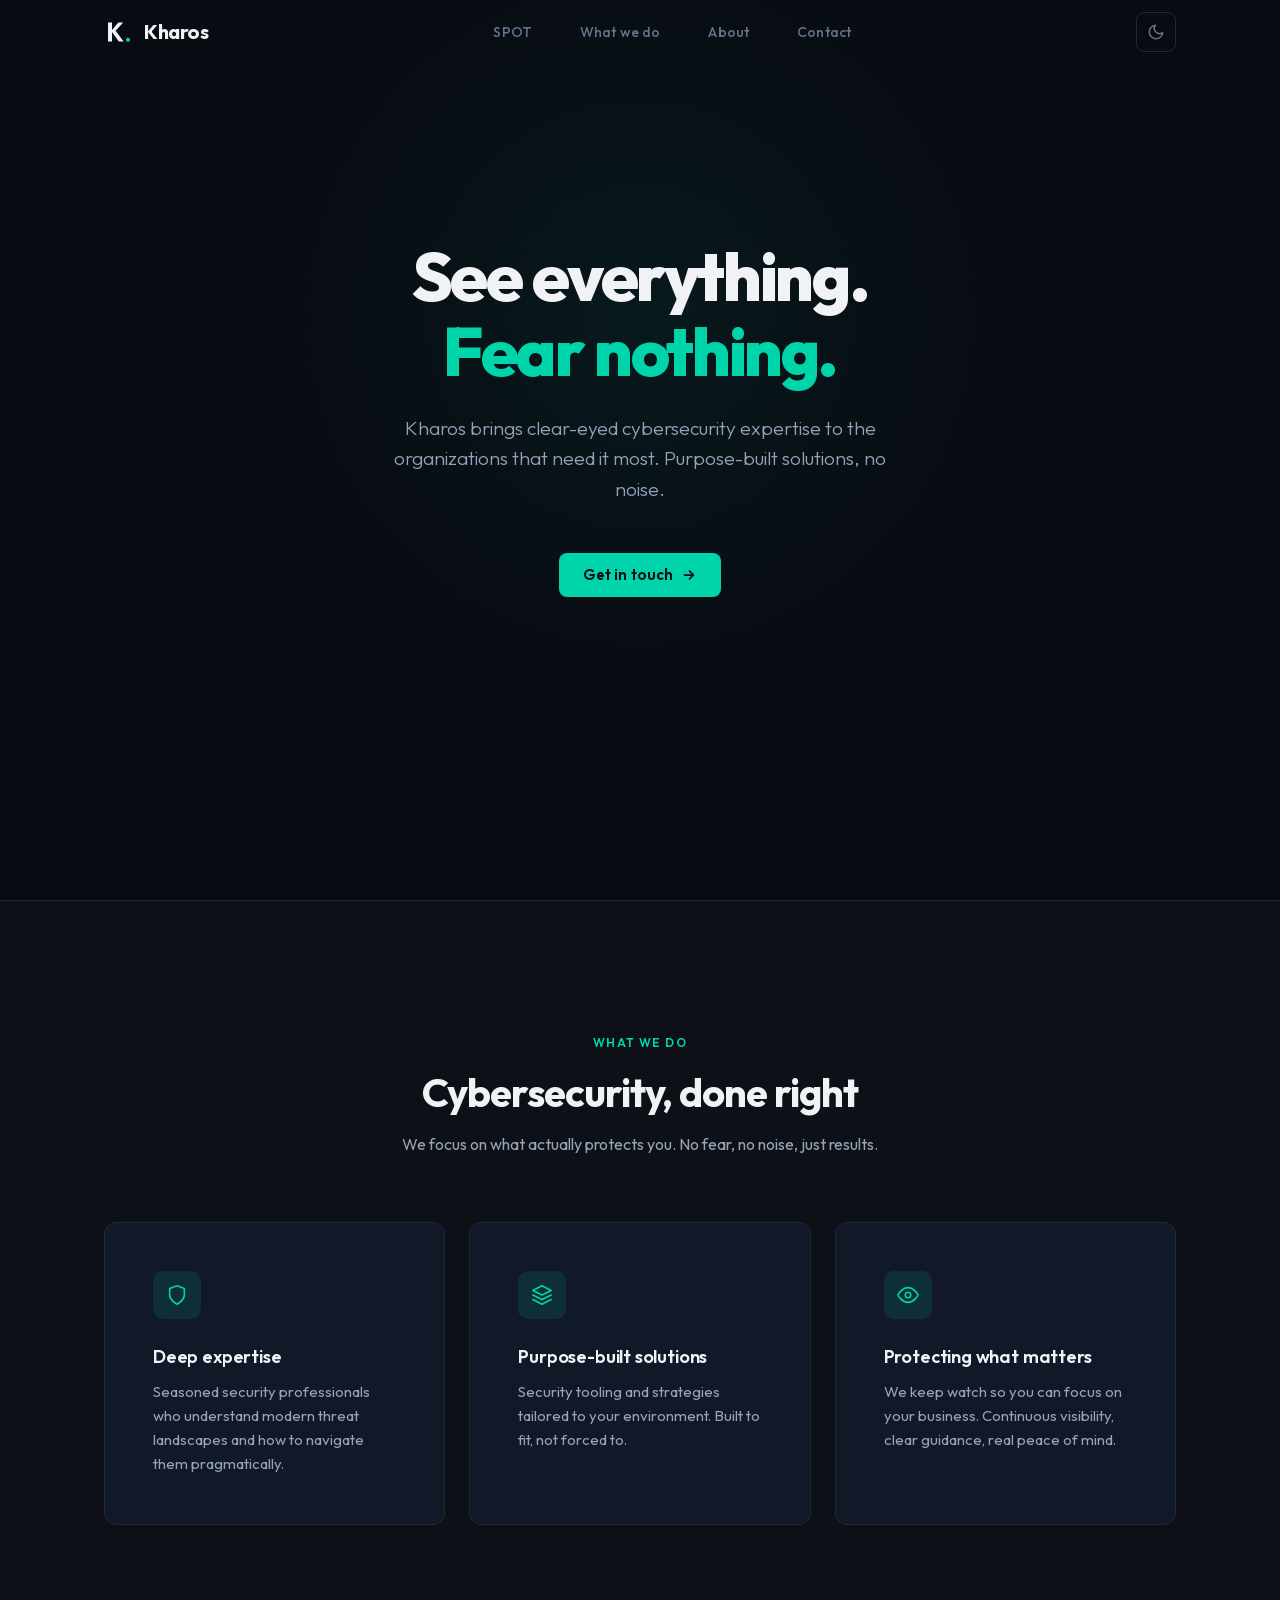
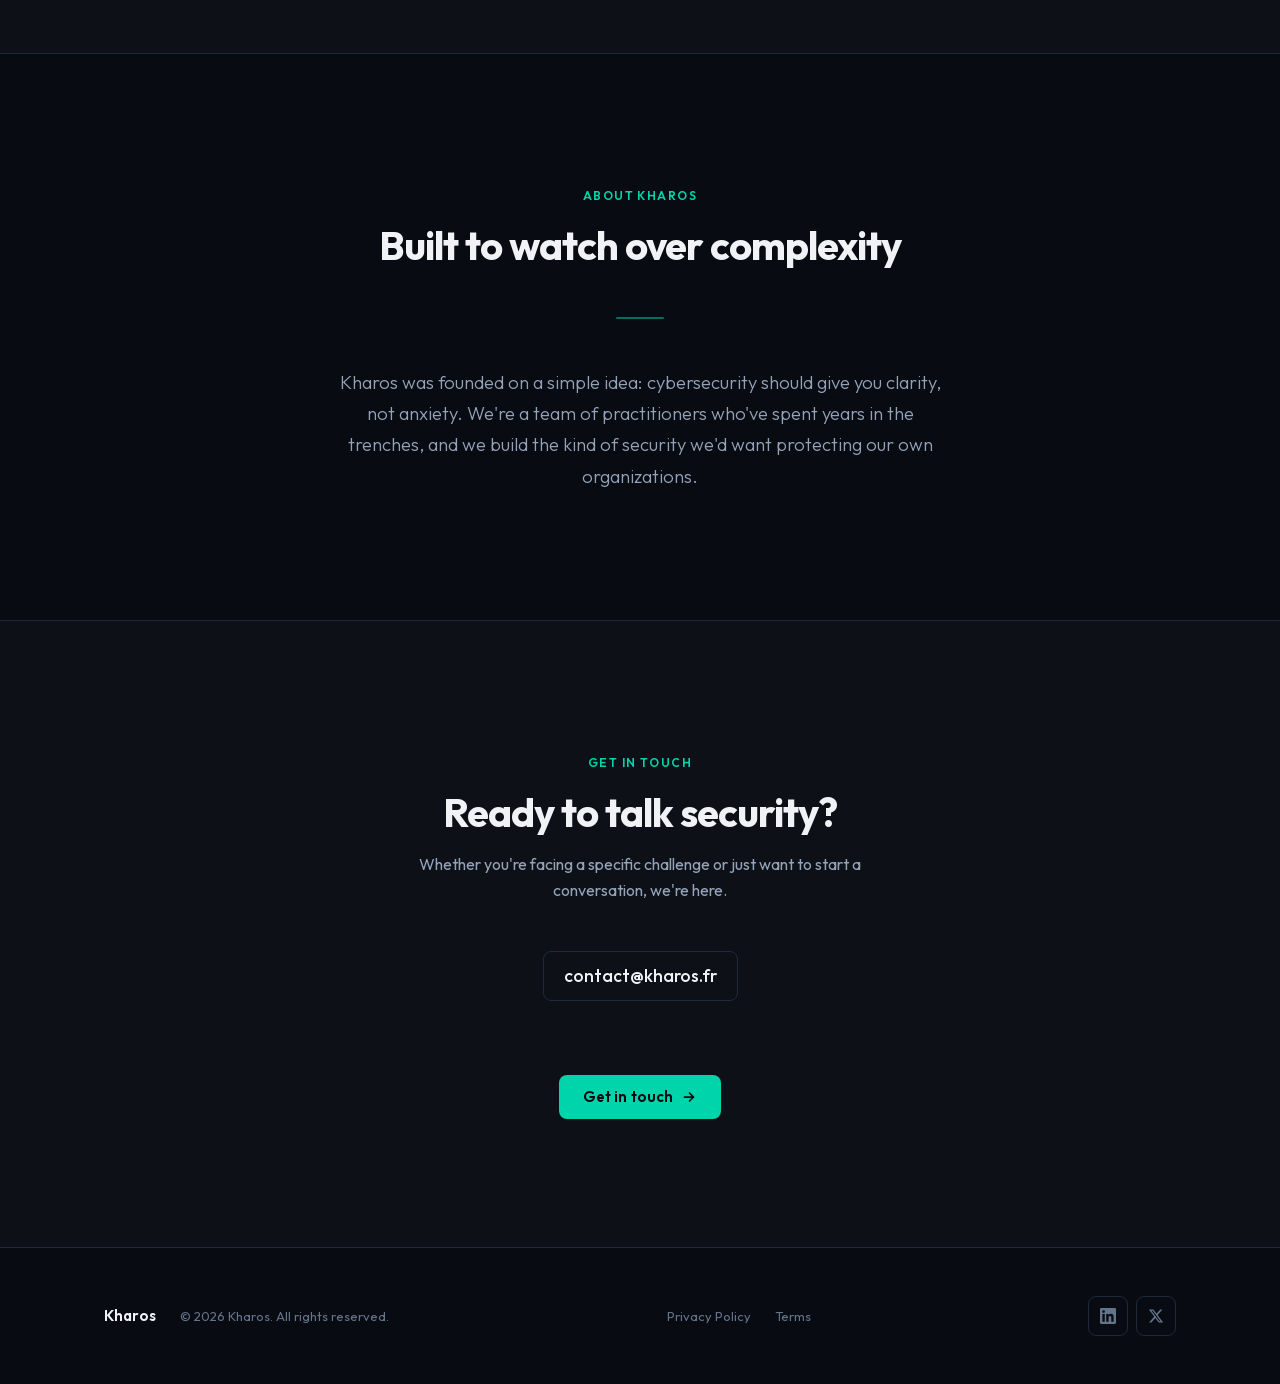
<file: index.html>
<!doctype html>
<html lang="en" data-theme="dark">
  <head>
    <meta charset="UTF-8" />
    <meta name="viewport" content="width=device-width, initial-scale=1.0" />
    <title>Kharos | See Everything. Fear Nothing.</title>
    <meta
      name="description"
      content="Kharos delivers modern cybersecurity expertise and purpose-built security solutions. We protect what matters most."
    />
    <meta name="keywords" content="cybersecurity, security solutions, threat protection, Kharos" />
    <meta property="og:title" content="Kharos | See Everything. Fear Nothing." />
    <meta property="og:description" content="Modern cybersecurity expertise and purpose-built security solutions." />
    <meta property="og:type" content="website" />
    <meta property="og:url" content="https://kharos.fr" />
    <meta name="twitter:card" content="summary_large_image" />
    <link rel="canonical" href="https://kharos.fr" />
    <link rel="icon" type="image/svg+xml" href="logo-dark.svg" id="favicon" />

    <!-- Styles -->
    <link rel="stylesheet" href="styles.css" />
  </head>
  <body data-page="home">
    <!-- ==================== NAVIGATION ==================== -->
    <nav class="nav" id="nav" role="navigation" aria-label="Main navigation">
      <div class="container">
        <a href="index.html" class="nav-logo" aria-label="Kharos home">
          <img src="logo-dark.svg" alt="Kharos logo" width="24" height="24" class="logo-dark" />
          <img src="logo-light.svg" alt="Kharos logo" width="24" height="24" class="logo-light" />
          Kharos
        </a>
        <ul class="nav-links" id="navLinks" role="list">
          <li><a href="spot.html" data-i18n="nav.spot">SPOT</a></li>
          <li><a href="#services" data-i18n="nav.whatWeDo">What we do</a></li>
          <li><a href="#mission" data-i18n="nav.about">About</a></li>
          <li><a href="#contact" data-i18n="nav.contact">Contact</a></li>
        </ul>
        <div class="nav-right">
          <!-- <button class="lang-toggle" id="langToggle" aria-label="Switch language">FR</button> -->
          <button class="theme-toggle" id="themeToggle" aria-label="Toggle light/dark mode">
            <svg class="icon-moon" viewBox="0 0 24 24"><path d="M21 12.79A9 9 0 1 1 11.21 3a7 7 0 0 0 9.79 9.79z" /></svg>
            <svg class="icon-sun" viewBox="0 0 24 24">
              <circle cx="12" cy="12" r="5" />
              <line x1="12" y1="1" x2="12" y2="3" />
              <line x1="12" y1="21" x2="12" y2="23" />
              <line x1="4.22" y1="4.22" x2="5.64" y2="5.64" />
              <line x1="18.36" y1="18.36" x2="19.78" y2="19.78" />
              <line x1="1" y1="12" x2="3" y2="12" />
              <line x1="21" y1="12" x2="23" y2="12" />
              <line x1="4.22" y1="19.78" x2="5.64" y2="18.36" />
              <line x1="18.36" y1="5.64" x2="19.78" y2="4.22" />
            </svg>
          </button>
          <button class="nav-toggle" id="navToggle" aria-label="Toggle menu" aria-expanded="false">
            <span></span>
            <span></span>
            <span></span>
          </button>
        </div>
      </div>
    </nav>

    <!-- ==================== HERO ==================== -->
    <section class="hero" id="hero">
      <div class="hero-bg" aria-hidden="true"></div>
      <div class="hero-content">
        <h1 data-i18n-html="home.hero.headline">See everything.<br /><span class="accent">Fear nothing.</span></h1>
        <p data-i18n="home.hero.sub">
          Kharos brings clear-eyed cybersecurity expertise to the organizations that need it most. Purpose-built solutions, no noise.
        </p>
        <a href="#contact" class="btn btn-primary">
          <span data-i18n="home.hero.cta">Get in touch</span>
          <svg viewBox="0 0 16 16" fill="none" aria-hidden="true">
            <path d="M3.5 8h9M8.5 4l4 4-4 4" stroke="currentColor" stroke-width="1.75" stroke-linecap="round" stroke-linejoin="round" />
          </svg>
        </a>
      </div>
    </section>

    <!-- ==================== WHAT WE DO ==================== -->
    <section class="services" id="services">
      <div class="container">
        <div class="services-header fade-in">
          <span class="section-label" data-i18n="home.services.label">What we do</span>
          <h2 class="section-heading" data-i18n="home.services.heading">Cybersecurity, done right</h2>
          <p data-i18n="home.services.sub">We focus on what actually protects you. No fear, no noise, just results.</p>
        </div>

        <div class="cards">
          <div class="card fade-in">
            <div class="card-icon">
              <svg viewBox="0 0 24 24"><path d="M12 22s8-4 8-10V5l-8-3-8 3v7c0 6 8 10 8 10z" /></svg>
            </div>
            <h3 data-i18n="home.services.card1.title">Deep expertise</h3>
            <p data-i18n="home.services.card1.text">
              Seasoned security professionals who understand modern threat landscapes and how to navigate them pragmatically.
            </p>
          </div>

          <div class="card fade-in">
            <div class="card-icon">
              <svg viewBox="0 0 24 24">
                <path d="M12 2L2 7l10 5 10-5-10-5z" />
                <path d="M2 17l10 5 10-5" />
                <path d="M2 12l10 5 10-5" />
              </svg>
            </div>
            <h3 data-i18n="home.services.card2.title">Purpose-built solutions</h3>
            <p data-i18n="home.services.card2.text">Security tooling and strategies tailored to your environment. Built to fit, not forced to.</p>
          </div>

          <div class="card fade-in">
            <div class="card-icon">
              <svg viewBox="0 0 24 24">
                <path d="M1 12s4-8 11-8 11 8 11 8-4 8-11 8S1 12 1 12z" />
                <circle cx="12" cy="12" r="3" />
              </svg>
            </div>
            <h3 data-i18n="home.services.card3.title">Protecting what matters</h3>
            <p data-i18n="home.services.card3.text">
              We keep watch so you can focus on your business. Continuous visibility, clear guidance, real peace of mind.
            </p>
          </div>
        </div>
      </div>
    </section>

    <!-- ==================== MISSION / ABOUT ==================== -->
    <section class="mission" id="mission">
      <div class="container">
        <div class="mission-content fade-in">
          <span class="section-label" data-i18n="home.mission.label">About Kharos</span>
          <h2 class="section-heading" data-i18n="home.mission.heading">Built to watch over complexity</h2>
          <div class="divider" aria-hidden="true"></div>
          <p data-i18n="home.mission.text">
            Kharos was founded on a simple idea: cybersecurity should give you clarity, not anxiety. We're a team of practitioners who've spent years
            in the trenches, and we build the kind of security we'd want protecting our own organizations.
          </p>
        </div>
      </div>
    </section>

    <!-- ==================== CONTACT / CTA ==================== -->
    <section class="contact" id="contact">
      <div class="container">
        <div class="contact-content fade-in">
          <span class="section-label" data-i18n="home.contact.label">Get in touch</span>
          <h2 class="section-heading" data-i18n="home.contact.heading">Ready to talk security?</h2>
          <p style="margin-bottom: var(--space-2xl)" data-i18n="home.contact.text">
            Whether you're facing a specific challenge or just want to start a conversation, we're here.
          </p>
          <a href="mailto:contact@kharos.fr" class="contact-email">contact@kharos.fr</a>
          <br /><br />
          <a href="mailto:contact@kharos.fr" class="btn btn-primary">
            <span data-i18n="home.contact.cta">Get in touch</span>
            <svg viewBox="0 0 16 16" fill="none" aria-hidden="true">
              <path d="M3.5 8h9M8.5 4l4 4-4 4" stroke="currentColor" stroke-width="1.75" stroke-linecap="round" stroke-linejoin="round" />
            </svg>
          </a>
        </div>
      </div>
    </section>

    <!-- ==================== FOOTER ==================== -->
    <footer class="footer">
      <div class="container">
        <div class="footer-left">
          <span class="footer-brand">Kharos</span>
          <span class="footer-copy">&copy; 2026 Kharos. All rights reserved.</span>
        </div>
        <ul class="footer-links" role="list">
          <li><a href="#" data-i18n="footer.privacy">Privacy Policy</a></li>
          <li><a href="#" data-i18n="footer.terms">Terms</a></li>
        </ul>
        <div class="footer-social">
          <a href="#" aria-label="LinkedIn">
            <svg viewBox="0 0 24 24">
              <path
                d="M20.447 20.452h-3.554v-5.569c0-1.328-.027-3.037-1.852-3.037-1.853 0-2.136 1.445-2.136 2.939v5.667H9.351V9h3.414v1.561h.046c.477-.9 1.637-1.85 3.37-1.85 3.601 0 4.267 2.37 4.267 5.455v6.286zM5.337 7.433a2.062 2.062 0 01-2.063-2.065 2.064 2.064 0 112.063 2.065zm1.782 13.019H3.555V9h3.564v11.452zM22.225 0H1.771C.792 0 0 .774 0 1.729v20.542C0 23.227.792 24 1.771 24h20.451C23.2 24 24 23.227 24 22.271V1.729C24 .774 23.2 0 22.222 0h.003z"
              />
            </svg>
          </a>
          <a href="#" aria-label="X (Twitter)">
            <svg viewBox="0 0 24 24">
              <path
                d="M18.244 2.25h3.308l-7.227 8.26 8.502 11.24H16.17l-5.214-6.817L4.99 21.75H1.68l7.73-8.835L1.254 2.25H8.08l4.713 6.231zm-1.161 17.52h1.833L7.084 4.126H5.117z"
              />
            </svg>
          </a>
        </div>
      </div>
    </footer>

    <!-- Scripts -->
    <script src="main.js"></script>
    <script src="i18n.js"></script>
  </body>
</html>
</file>
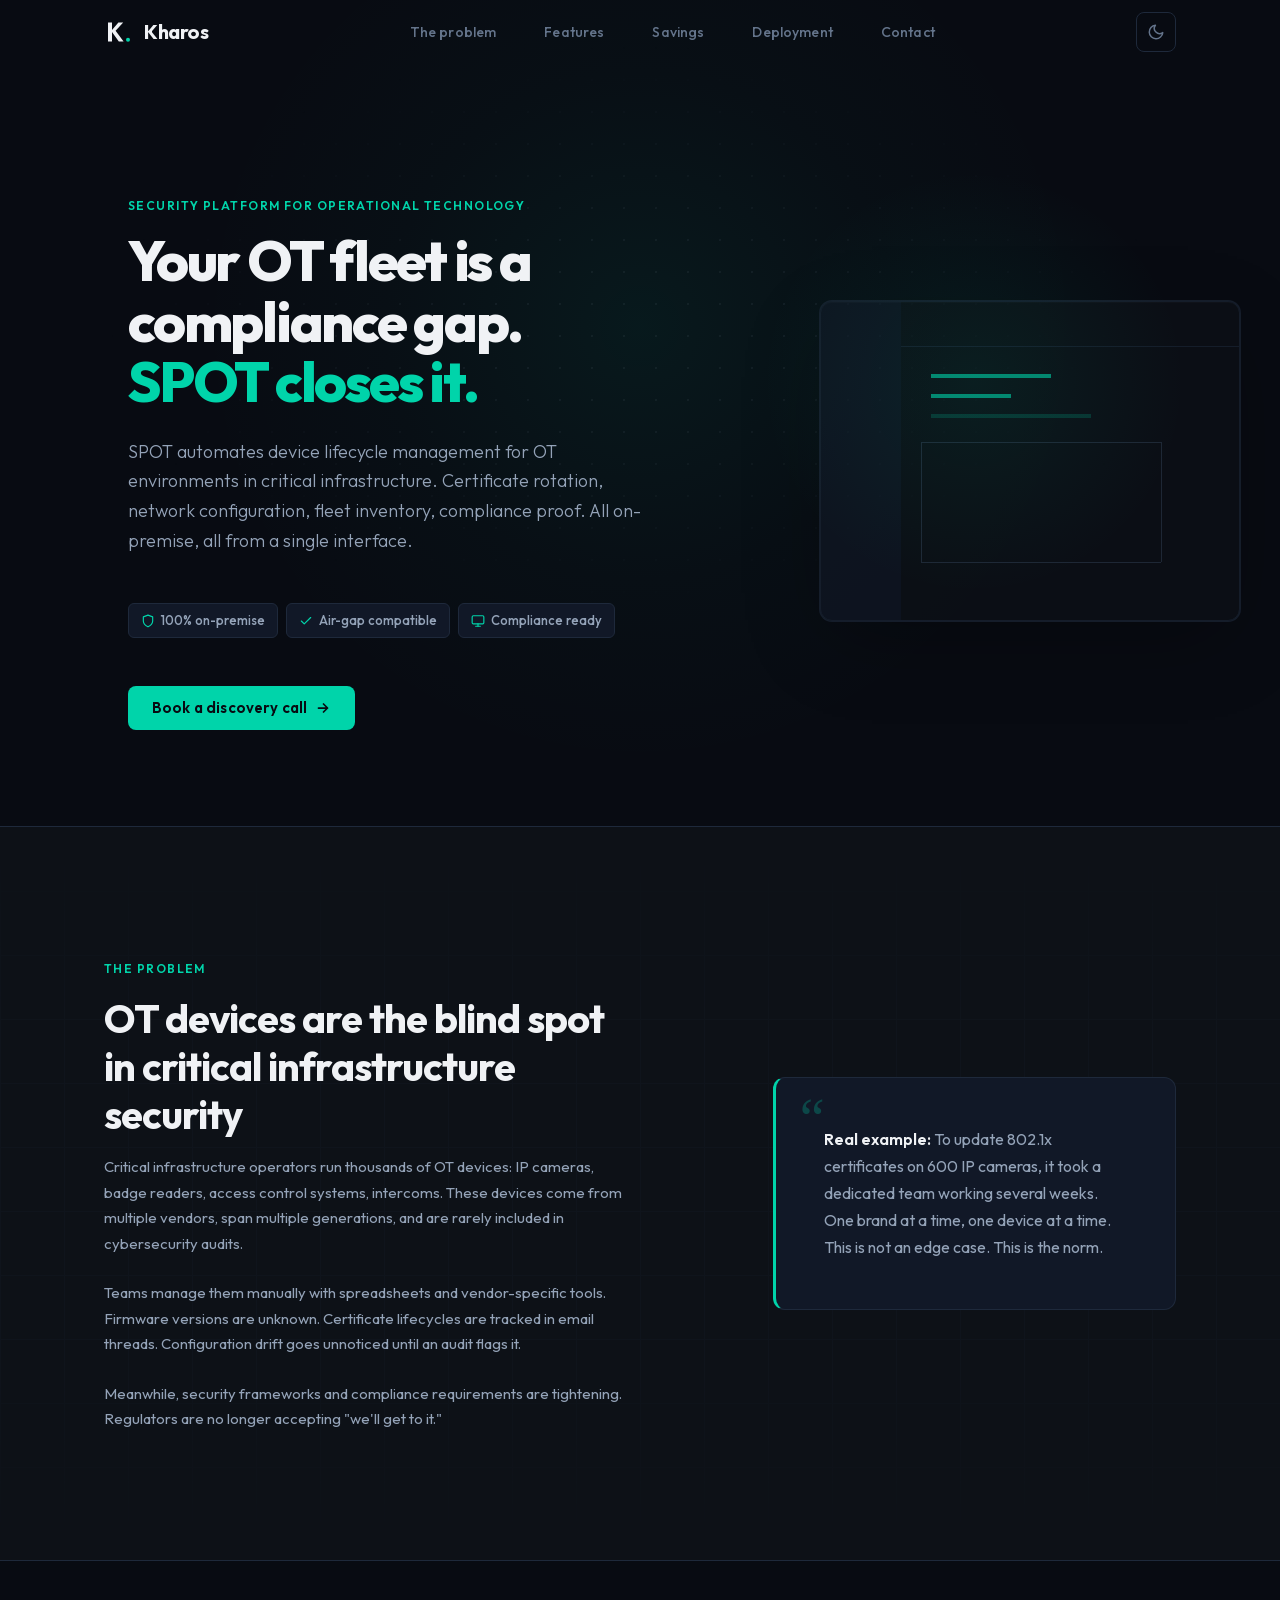
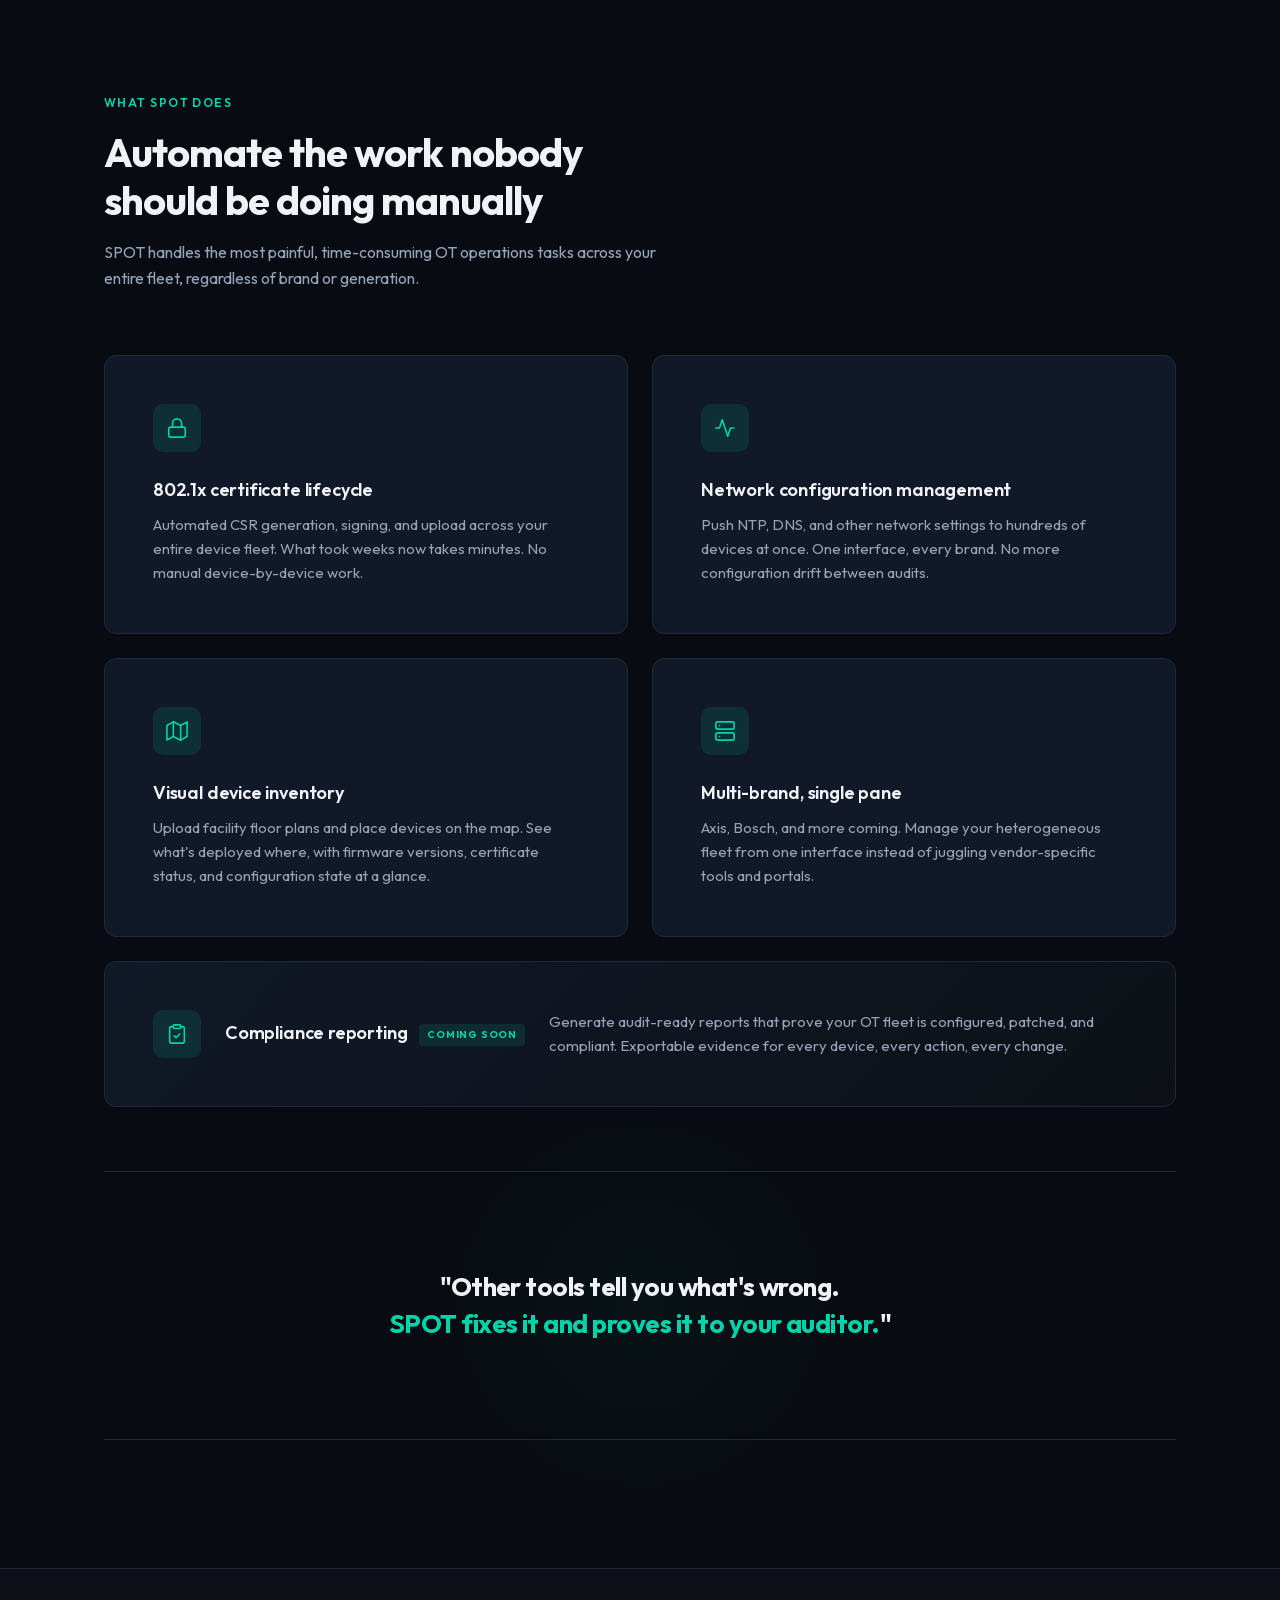
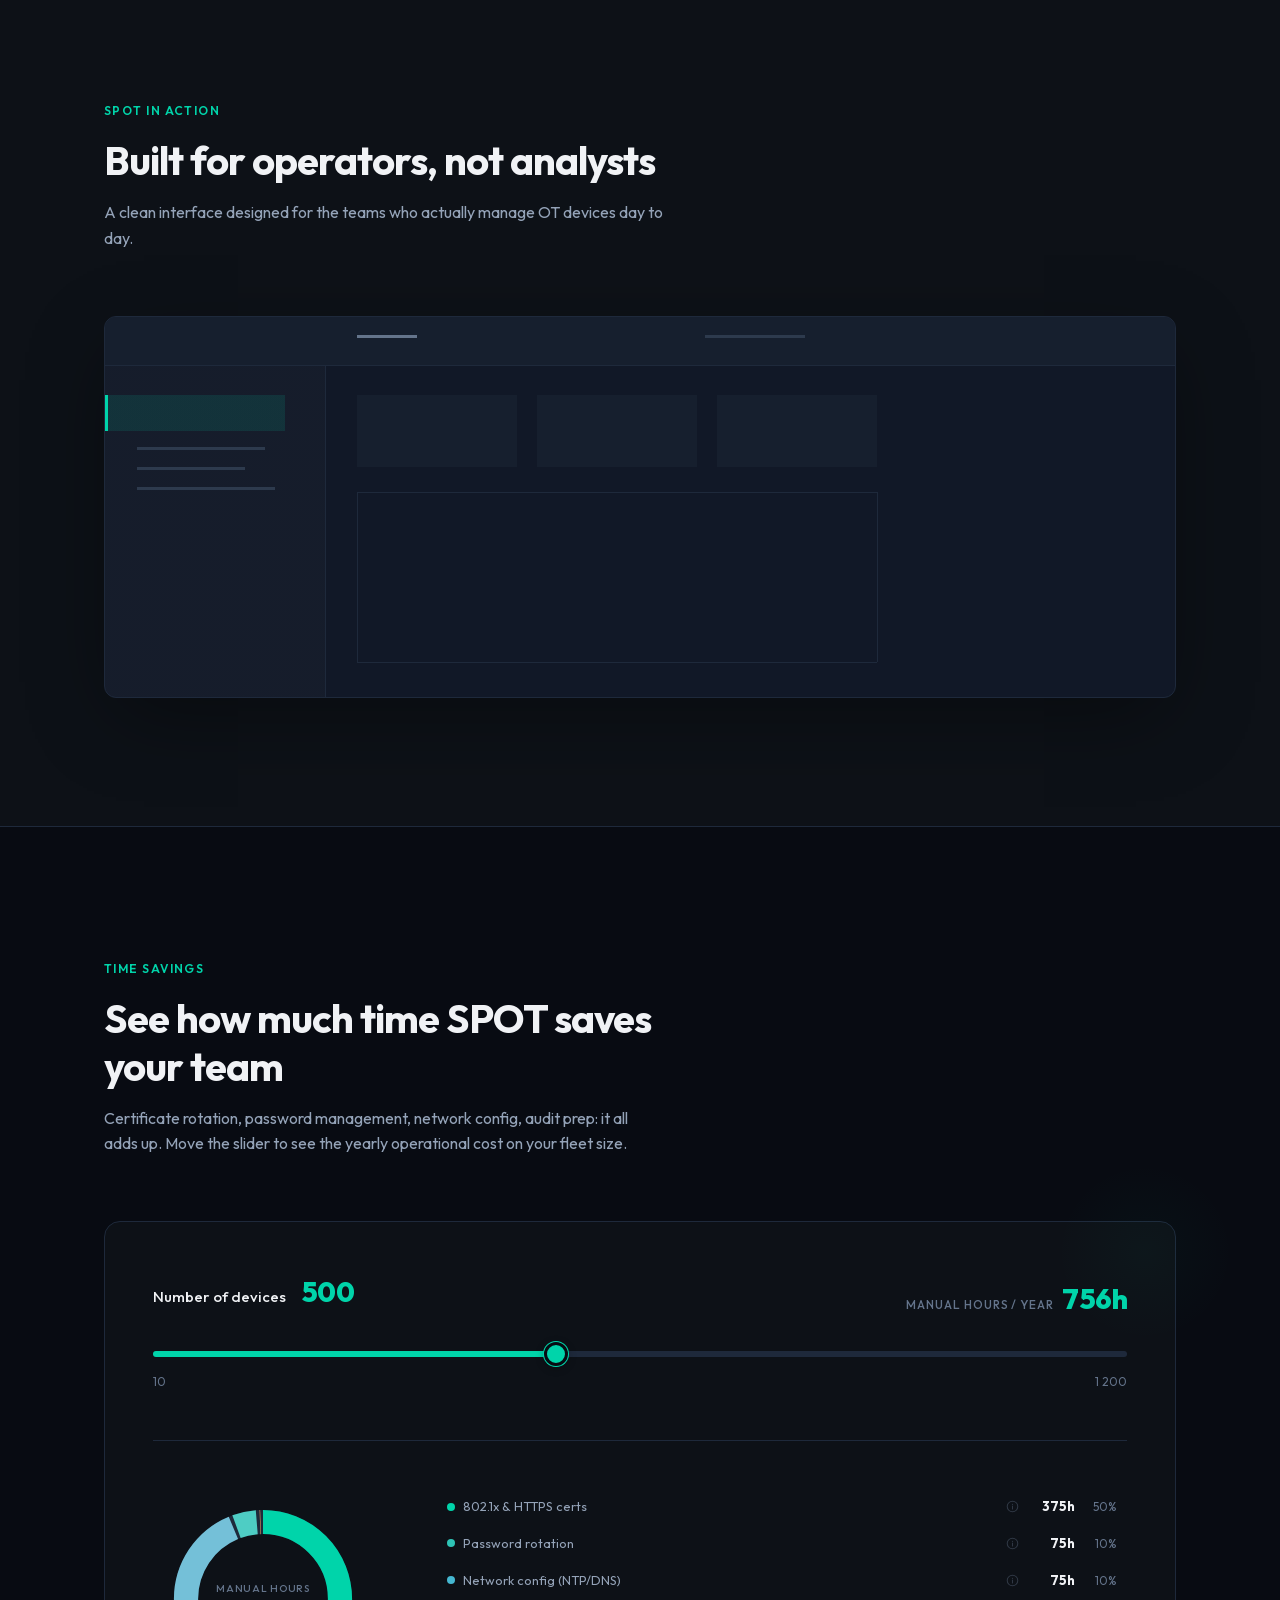
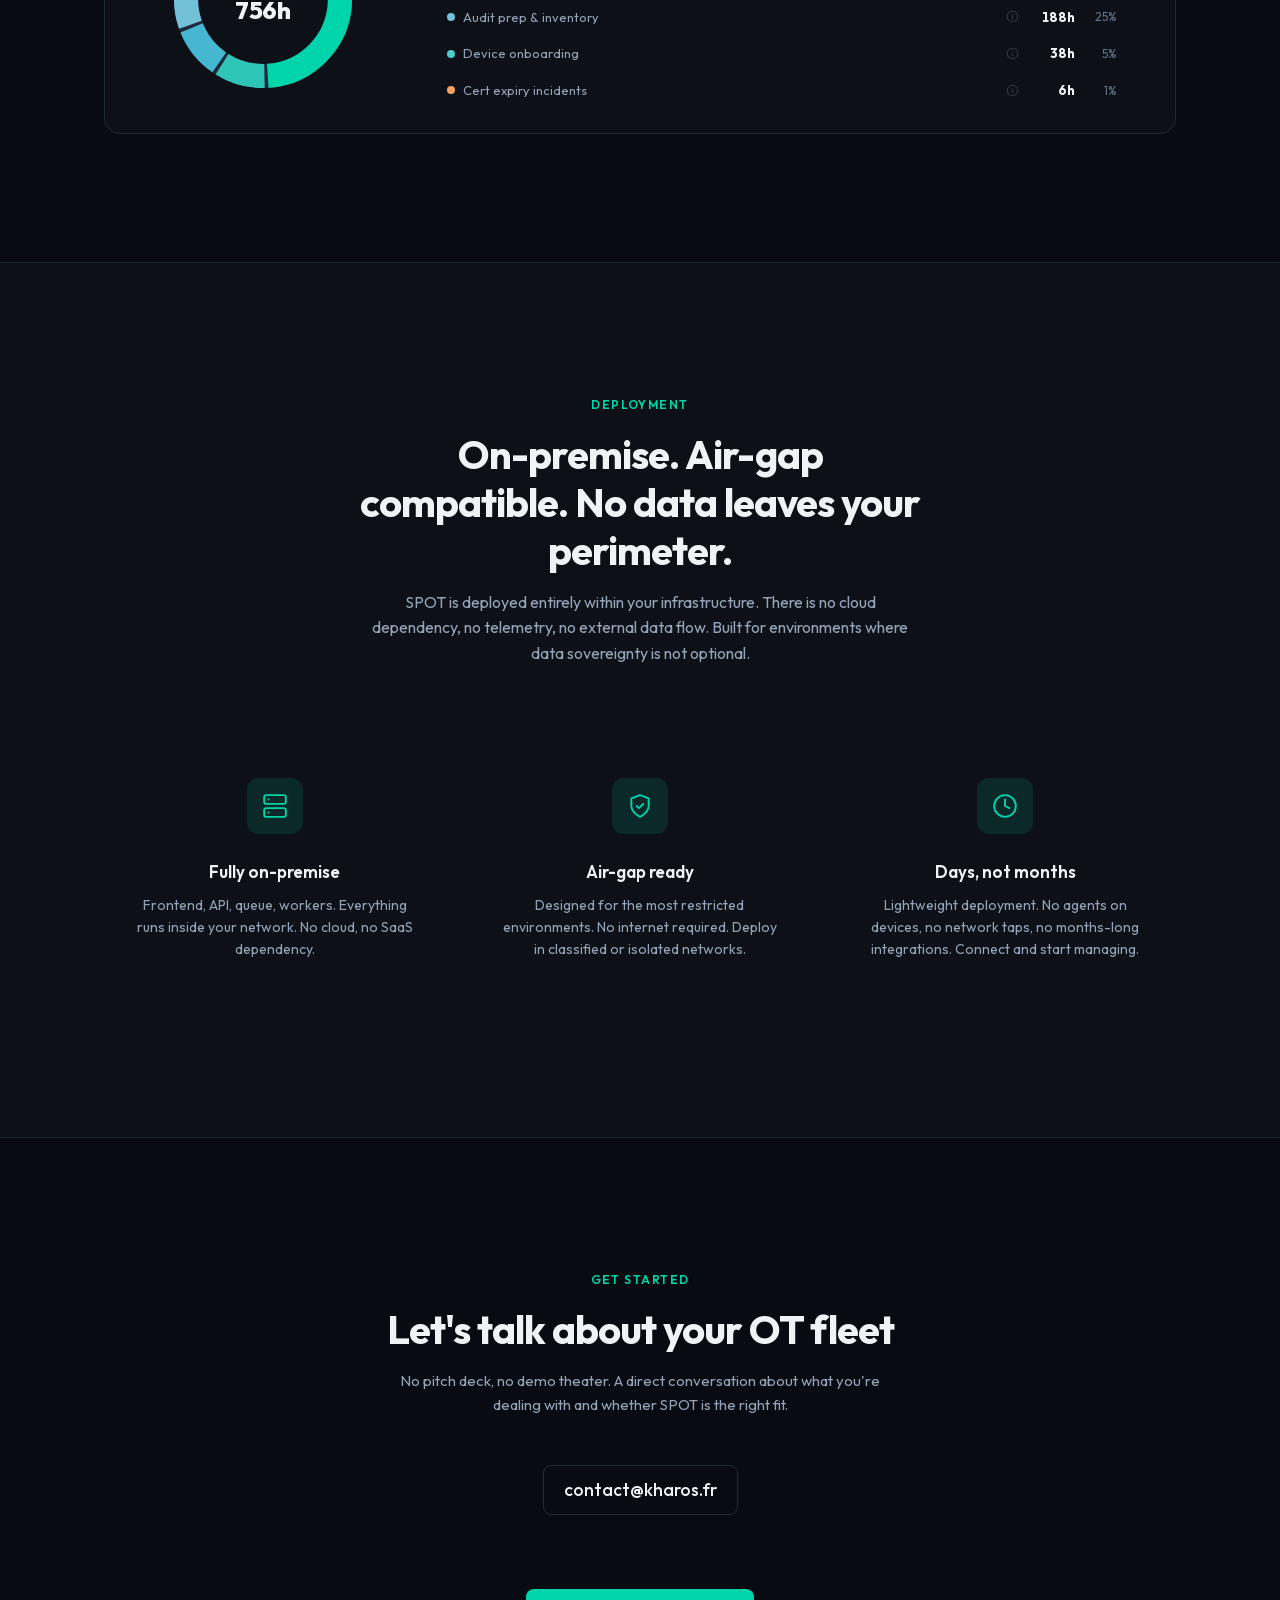
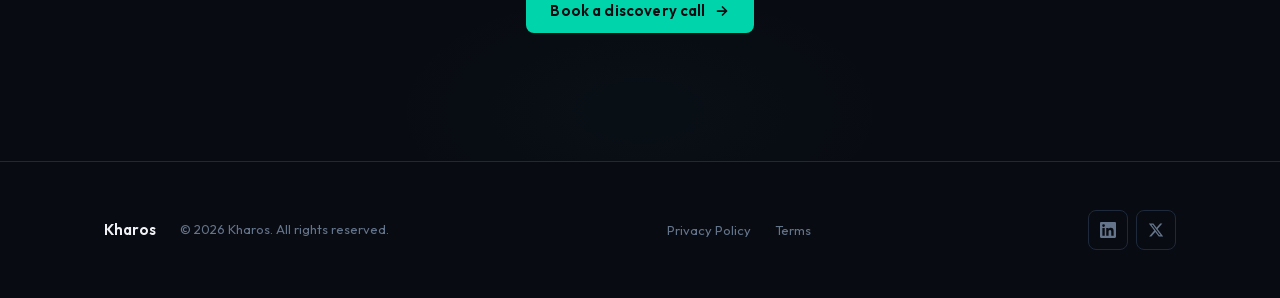
<file: spot.html>
<!doctype html>
<html lang="en" data-theme="dark">
  <head>
    <meta charset="UTF-8" />
    <meta name="viewport" content="width=device-width, initial-scale=1.0" />
    <title>SPOT | Security Platform for Operational Technology | Kharos</title>
    <meta
      name="description"
      content="SPOT automates OT device lifecycle management for critical infrastructure. On-premise, air-gap compatible, built for compliance."
    />
    <meta name="keywords" content="OT security, device management, 802.1x automation, compliance, operational technology, SPOT, Kharos" />
    <meta property="og:title" content="SPOT | Security Platform for Operational Technology" />
    <meta
      property="og:description"
      content="Automate OT device lifecycle management. On-premise, air-gap compatible, built for lean teams under regulatory pressure."
    />
    <meta property="og:type" content="website" />
    <meta property="og:url" content="https://kharos.fr/spot" />
    <meta name="twitter:card" content="summary_large_image" />
    <link rel="canonical" href="https://kharos.fr/spot" />
    <link rel="icon" type="image/svg+xml" href="logo-dark.svg" id="favicon" />

    <!-- Styles -->
    <link rel="stylesheet" href="styles.css" />
    <link rel="stylesheet" href="spot.css" />
  </head>
  <body data-page="spot">
    <!-- ==================== NAVIGATION ==================== -->
    <nav class="nav" id="nav" role="navigation" aria-label="Main navigation">
      <div class="container">
        <a href="index.html" class="nav-logo" aria-label="Kharos home">
          <img src="logo-dark.svg" alt="Kharos logo" width="24" height="24" class="logo-dark" />
          <img src="logo-light.svg" alt="Kharos logo" width="24" height="24" class="logo-light" />
          Kharos
        </a>
        <ul class="nav-links" id="navLinks" role="list">
          <li><a href="#problem" data-i18n="nav.problem">The problem</a></li>
          <li><a href="#features" data-i18n="nav.features">Features</a></li>
          <li><a href="#savings">Savings</a></li>
          <li><a href="#deployment" data-i18n="nav.deployment">Deployment</a></li>
          <li><a href="#contact" data-i18n="nav.contact">Contact</a></li>
        </ul>
        <div class="nav-right">
          <!-- <button class="lang-toggle" id="langToggle" aria-label="Switch language">FR</button> -->
          <button class="theme-toggle" id="themeToggle" aria-label="Toggle light/dark mode">
            <svg class="icon-moon" viewBox="0 0 24 24"><path d="M21 12.79A9 9 0 1 1 11.21 3a7 7 0 0 0 9.79 9.79z" /></svg>
            <svg class="icon-sun" viewBox="0 0 24 24">
              <circle cx="12" cy="12" r="5" />
              <line x1="12" y1="1" x2="12" y2="3" />
              <line x1="12" y1="21" x2="12" y2="23" />
              <line x1="4.22" y1="4.22" x2="5.64" y2="5.64" />
              <line x1="18.36" y1="18.36" x2="19.78" y2="19.78" />
              <line x1="1" y1="12" x2="3" y2="12" />
              <line x1="21" y1="12" x2="23" y2="12" />
              <line x1="4.22" y1="19.78" x2="5.64" y2="18.36" />
              <line x1="18.36" y1="5.64" x2="19.78" y2="4.22" />
            </svg>
          </button>
          <button class="nav-toggle" id="navToggle" aria-label="Toggle menu" aria-expanded="false">
            <span></span>
            <span></span>
            <span></span>
          </button>
        </div>
      </div>
    </nav>

    <!-- ==================== HERO ==================== -->
    <section class="product-hero" id="hero">
      <div class="hero-bg" aria-hidden="true"></div>
      <div class="container">
        <div class="hero-content">
          <span class="section-label" data-i18n="spot.hero.label">Security Platform for Operational Technology</span>
          <h1 data-i18n-html="spot.hero.headline">Your OT fleet is a compliance gap.<br /><span class="accent">SPOT closes it.</span></h1>
          <p class="hero-sub" data-i18n="spot.hero.sub">
            SPOT automates device lifecycle management for OT environments in critical infrastructure. Certificate rotation, network configuration,
            fleet inventory, compliance proof. All on-premise, all from a single interface.
          </p>
          <div class="hero-badges">
            <span class="badge">
              <svg viewBox="0 0 24 24"><path d="M12 22s8-4 8-10V5l-8-3-8 3v7c0 6 8 10 8 10z" /></svg>
              <span data-i18n="spot.hero.badge1">100% on-premise</span>
            </span>
            <span class="badge">
              <svg viewBox="0 0 24 24"><polyline points="20 6 9 17 4 12" /></svg>
              <span data-i18n="spot.hero.badge2">Air-gap compatible</span>
            </span>
            <span class="badge">
              <svg viewBox="0 0 24 24">
                <rect x="2" y="3" width="20" height="14" rx="2" ry="2" />
                <line x1="8" y1="21" x2="16" y2="21" />
                <line x1="12" y1="17" x2="12" y2="21" />
              </svg>
              <span data-i18n="spot.hero.badge3">Compliance ready</span>
            </span>
          </div>
          <a href="#contact" class="btn btn-primary">
            <span data-i18n="spot.hero.cta">Book a discovery call</span>
            <svg viewBox="0 0 16 16" fill="none" aria-hidden="true">
              <path d="M3.5 8h9M8.5 4l4 4-4 4" stroke="currentColor" stroke-width="1.75" stroke-linecap="round" stroke-linejoin="round" />
            </svg>
          </a>
        </div>
      </div>
    </section>

    <!-- ==================== THE PROBLEM ==================== -->
    <section class="problem" id="problem">
      <div class="container">
        <div class="problem-grid">
          <div class="problem-text fade-in">
            <span class="section-label" data-i18n="spot.problem.label">The problem</span>
            <h2 class="section-heading" data-i18n="spot.problem.heading">OT devices are the blind spot in critical infrastructure security</h2>
            <p data-i18n="spot.problem.p1">
              Critical infrastructure operators run thousands of OT devices: IP cameras, badge readers, access control systems, intercoms. These
              devices come from multiple vendors, span multiple generations, and are rarely included in cybersecurity audits.
            </p>
            <p data-i18n="spot.problem.p2">
              Teams manage them manually with spreadsheets and vendor-specific tools. Firmware versions are unknown. Certificate lifecycles are
              tracked in email threads. Configuration drift goes unnoticed until an audit flags it.
            </p>
            <p data-i18n="spot.problem.p3">
              Meanwhile, security frameworks and compliance requirements are tightening. Regulators are no longer accepting "we'll get to it."
            </p>
          </div>
          <div class="callout fade-in">
            <p data-i18n-html="spot.problem.callout">
              <strong>Real example:</strong> To update 802.1x certificates on 600 IP cameras, it took a dedicated team working several weeks. One
              brand at a time, one device at a time. This is not an edge case. This is the norm.
            </p>
          </div>
        </div>
      </div>
    </section>

    <!-- ==================== WHAT SPOT DOES ==================== -->
    <section class="features" id="features">
      <div class="container">
        <div class="services-header fade-in">
          <span class="section-label" data-i18n="spot.features.label">What SPOT does</span>
          <h2 class="section-heading" data-i18n="spot.features.heading">Automate the work nobody should be doing manually</h2>
          <p data-i18n="spot.features.sub">
            SPOT handles the most painful, time-consuming OT operations tasks across your entire fleet, regardless of brand or generation.
          </p>
        </div>

        <div class="cards">
          <div class="card fade-in">
            <div class="card-icon">
              <svg viewBox="0 0 24 24">
                <rect x="3" y="11" width="18" height="11" rx="2" ry="2" />
                <path d="M7 11V7a5 5 0 0 1 10 0v4" />
              </svg>
            </div>
            <h3 data-i18n="spot.features.card1.title">802.1x certificate lifecycle</h3>
            <p data-i18n="spot.features.card1.text">
              Automated CSR generation, signing, and upload across your entire device fleet. What took weeks now takes minutes. No manual
              device-by-device work.
            </p>
          </div>

          <div class="card fade-in">
            <div class="card-icon">
              <svg viewBox="0 0 24 24"><polyline points="22 12 18 12 15 21 9 3 6 12 2 12" /></svg>
            </div>
            <h3 data-i18n="spot.features.card2.title">Network configuration management</h3>
            <p data-i18n="spot.features.card2.text">
              Push NTP, DNS, and other network settings to hundreds of devices at once. One interface, every brand. No more configuration drift
              between audits.
            </p>
          </div>

          <div class="card fade-in">
            <div class="card-icon">
              <svg viewBox="0 0 24 24">
                <polygon points="1 6 1 22 8 18 16 22 23 18 23 2 16 6 8 2 1 6" />
                <line x1="8" y1="2" x2="8" y2="18" />
                <line x1="16" y1="6" x2="16" y2="22" />
              </svg>
            </div>
            <h3 data-i18n="spot.features.card3.title">Visual device inventory</h3>
            <p data-i18n="spot.features.card3.text">
              Upload facility floor plans and place devices on the map. See what's deployed where, with firmware versions, certificate status, and
              configuration state at a glance.
            </p>
          </div>

          <div class="card fade-in">
            <div class="card-icon">
              <svg viewBox="0 0 24 24">
                <rect x="2" y="2" width="20" height="8" rx="2" ry="2" />
                <rect x="2" y="14" width="20" height="8" rx="2" ry="2" />
                <line x1="6" y1="6" x2="6.01" y2="6" />
                <line x1="6" y1="18" x2="6.01" y2="18" />
              </svg>
            </div>
            <h3 data-i18n="spot.features.card4.title">Multi-brand, single pane</h3>
            <p data-i18n="spot.features.card4.text">
              Axis, Bosch, and more coming. Manage your heterogeneous fleet from one interface instead of juggling vendor-specific tools and portals.
            </p>
          </div>

          <!-- Compliance reporting: coming soon -->
          <div class="card card-coming-soon fade-in">
            <div class="card-icon">
              <!-- Clipboard/check icon -->
              <svg viewBox="0 0 24 24">
                <path d="M16 4h2a2 2 0 0 1 2 2v14a2 2 0 0 1-2 2H6a2 2 0 0 1-2-2V6a2 2 0 0 1 2-2h2" />
                <rect x="8" y="2" width="8" height="4" rx="1" ry="1" />
                <path d="M9 14l2 2 4-4" />
              </svg>
            </div>
            <h3>
              <span data-i18n="spot.features.card5.title">Compliance reporting</span>
              <span class="badge-soon" data-i18n="spot.features.card5.badge">Coming soon</span>
            </h3>
            <p data-i18n="spot.features.card5.text">
              Generate audit-ready reports that prove your OT fleet is configured, patched, and compliant. Exportable evidence for every device, every
              action, every change.
            </p>
          </div>
        </div>

        <div class="quote-block fade-in">
          <p data-i18n-html="spot.features.quote">
            "Other tools tell you what's wrong.<br /><span class="accent">SPOT fixes it and proves it to your auditor.</span>"
          </p>
        </div>
      </div>
    </section>

    <!-- ==================== SCREENSHOT ==================== -->
    <section class="screenshot-section" id="screenshot">
      <div class="container">
        <div class="services-header fade-in">
          <span class="section-label" data-i18n="spot.screenshot.label">SPOT in action</span>
          <h2 class="section-heading" data-i18n="spot.screenshot.heading">Built for operators, not analysts</h2>
          <p data-i18n="spot.screenshot.sub">A clean interface designed for the teams who actually manage OT devices day to day.</p>
        </div>
        <div class="screenshot-frame fade-in">
          <!-- Replace the placeholder below with: <img src="screenshot.png" alt="SPOT interface"> -->
          <div class="screenshot-placeholder">
            <svg viewBox="0 0 24 24" width="32" height="32">
              <rect x="2" y="3" width="20" height="14" rx="2" ry="2" stroke="currentColor" fill="none" stroke-width="1.5" />
              <line x1="8" y1="21" x2="16" y2="21" stroke="currentColor" stroke-width="1.5" stroke-linecap="round" />
              <line x1="12" y1="17" x2="12" y2="21" stroke="currentColor" stroke-width="1.5" />
            </svg>
            <span data-i18n="spot.screenshot.placeholder">Product screenshot</span>
          </div>
        </div>
      </div>
    </section>

    <!-- ==================== TIME SAVINGS CALCULATOR ==================== -->
    <section class="savings" id="savings">
      <div class="container">
        <div class="services-header fade-in">
          <span class="section-label">Time savings</span>
          <h2 class="section-heading">See how much time SPOT saves your team</h2>
          <p>
            Certificate rotation, password management, network config, audit prep: it all adds up. Move the slider to see the yearly operational cost
            on your fleet size.
          </p>
        </div>

        <div class="savings-calculator fade-in">
          <div class="calculator-slider-section">
            <div class="slider-header">
              <div class="slider-header-left">
                <label for="deviceSlider">Number of devices</label>
                <span class="device-count" id="deviceCount">500</span>
              </div>
              <div class="slider-header-right">
                <span class="result-label">Manual hours / year</span>
                <span class="result-value" id="manualHours">756</span>
              </div>
            </div>
            <input type="range" class="slider" id="deviceSlider" min="10" max="1200" value="500" step="10" />
            <div class="slider-labels">
              <span>10</span>
              <span>1 200</span>
            </div>
          </div>

          <div class="savings-breakdown">
            <div class="donut-wrap">
              <svg class="donut-chart" viewBox="0 0 200 200" id="donutChart" aria-label="Time breakdown by task">
                <circle class="donut-ring" cx="100" cy="100" r="70" />
                <circle class="donut-seg" id="seg0" cx="100" cy="100" r="70" stroke="#00d4aa" />
                <circle class="donut-seg" id="seg1" cx="100" cy="100" r="70" stroke="#2ec4b6" />
                <circle class="donut-seg" id="seg2" cx="100" cy="100" r="70" stroke="#45b7d1" />
                <circle class="donut-seg" id="seg3" cx="100" cy="100" r="70" stroke="#74c0d8" />
                <circle class="donut-seg" id="seg4" cx="100" cy="100" r="70" stroke="#4ecdc4" />
                <circle class="donut-seg" id="seg5" cx="100" cy="100" r="70" stroke="#f4a261" />
                <text class="donut-label" id="donutCenterLabel" x="100" y="94" text-anchor="middle">Manual hours</text>
                <text class="donut-value" x="100" y="118" text-anchor="middle" id="donutTotal">910h</text>
              </svg>
            </div>
            <ul class="donut-legend">
              <li class="legend-item" data-idx="0">
                <span class="legend-dot" style="background: #00d4aa"></span>
                <span class="legend-name">802.1x &amp; HTTPS certs</span>
                <button
                  class="info-btn"
                  data-tooltip="Automated renewal of 802.1x EAP-TLS and HTTPS certificates across the fleet (2 cycles/year). The single largest driver of manual effort at scale."
                  aria-label="More info"
                >
                  <svg viewBox="0 0 16 16" fill="none" aria-hidden="true">
                    <circle cx="8" cy="8" r="6.5" stroke="currentColor" stroke-width="1.25" />
                    <line x1="8" y1="7.5" x2="8" y2="11" stroke="currentColor" stroke-width="1.25" stroke-linecap="round" />
                    <circle cx="8" cy="5.25" r="0.75" fill="currentColor" />
                  </svg>
                </button>
                <span class="legend-val" id="lv0"></span>
                <span class="legend-pct" id="lp0"></span>
              </li>
              <li class="legend-item" data-idx="1">
                <span class="legend-dot" style="background: #2ec4b6"></span>
                <span class="legend-name">Password rotation</span>
                <button
                  class="info-btn"
                  data-tooltip="Scheduled credential rotation on OT devices. Typically 1 to 2 times per year under standard security policies."
                  aria-label="More info"
                >
                  <svg viewBox="0 0 16 16" fill="none" aria-hidden="true">
                    <circle cx="8" cy="8" r="6.5" stroke="currentColor" stroke-width="1.25" />
                    <line x1="8" y1="7.5" x2="8" y2="11" stroke="currentColor" stroke-width="1.25" stroke-linecap="round" />
                    <circle cx="8" cy="5.25" r="0.75" fill="currentColor" />
                  </svg>
                </button>
                <span class="legend-val" id="lv1"></span>
                <span class="legend-pct" id="lp1"></span>
              </li>
              <li class="legend-item" data-idx="2">
                <span class="legend-dot" style="background: #45b7d1"></span>
                <span class="legend-name">Network config (NTP/DNS)</span>
                <button
                  class="info-btn"
                  data-tooltip="Propagation of NTP and DNS settings after infrastructure changes. Drift impacts audit log accuracy and triggers compliance findings."
                  aria-label="More info"
                >
                  <svg viewBox="0 0 16 16" fill="none" aria-hidden="true">
                    <circle cx="8" cy="8" r="6.5" stroke="currentColor" stroke-width="1.25" />
                    <line x1="8" y1="7.5" x2="8" y2="11" stroke="currentColor" stroke-width="1.25" stroke-linecap="round" />
                    <circle cx="8" cy="5.25" r="0.75" fill="currentColor" />
                  </svg>
                </button>
                <span class="legend-val" id="lv2"></span>
                <span class="legend-pct" id="lp2"></span>
              </li>
              <li class="legend-item" data-idx="3">
                <span class="legend-dot" style="background: #74c0d8"></span>
                <span class="legend-name">Audit prep &amp; inventory</span>
                <button
                  class="info-btn"
                  data-tooltip="Manual fleet cross-check before DSAC/NIS2 audits: firmware versions, cert states, config drift. Done 1 to 2 times per year."
                  aria-label="More info"
                >
                  <svg viewBox="0 0 16 16" fill="none" aria-hidden="true">
                    <circle cx="8" cy="8" r="6.5" stroke="currentColor" stroke-width="1.25" />
                    <line x1="8" y1="7.5" x2="8" y2="11" stroke="currentColor" stroke-width="1.25" stroke-linecap="round" />
                    <circle cx="8" cy="5.25" r="0.75" fill="currentColor" />
                  </svg>
                </button>
                <span class="legend-val" id="lv3"></span>
                <span class="legend-pct" id="lp3"></span>
              </li>
              <li class="legend-item" data-idx="4">
                <span class="legend-dot" style="background: #4ecdc4"></span>
                <span class="legend-name">Device onboarding</span>
                <button
                  class="info-btn"
                  data-tooltip="Full provisioning of new devices added each year (~10% of fleet): cert install, network config push, and inventory entry."
                  aria-label="More info"
                >
                  <svg viewBox="0 0 16 16" fill="none" aria-hidden="true">
                    <circle cx="8" cy="8" r="6.5" stroke="currentColor" stroke-width="1.25" />
                    <line x1="8" y1="7.5" x2="8" y2="11" stroke="currentColor" stroke-width="1.25" stroke-linecap="round" />
                    <circle cx="8" cy="5.25" r="0.75" fill="currentColor" />
                  </svg>
                </button>
                <span class="legend-val" id="lv4"></span>
                <span class="legend-pct" id="lp4"></span>
              </li>
              <li class="legend-item" data-idx="5">
                <span class="legend-dot" style="background: #f4a261"></span>
                <span class="legend-name">Cert expiry incidents</span>
                <button
                  class="info-btn"
                  data-tooltip="Emergency remediation when a cert expires unnoticed. EAP-TLS failure blocks devices from the network. Probability scales with fleet size."
                  aria-label="More info"
                >
                  <svg viewBox="0 0 16 16" fill="none" aria-hidden="true">
                    <circle cx="8" cy="8" r="6.5" stroke="currentColor" stroke-width="1.25" />
                    <line x1="8" y1="7.5" x2="8" y2="11" stroke="currentColor" stroke-width="1.25" stroke-linecap="round" />
                    <circle cx="8" cy="5.25" r="0.75" fill="currentColor" />
                  </svg>
                </button>
                <span class="legend-val" id="lv5"></span>
                <span class="legend-pct" id="lp5"></span>
              </li>
            </ul>
          </div>
        </div>
      </div>
    </section>

    <!-- ==================== DEPLOYMENT ==================== -->
    <section class="deployment" id="deployment">
      <div class="container">
        <div class="services-header fade-in">
          <span class="section-label" data-i18n="spot.deployment.label">Deployment</span>
          <h2 class="section-heading" data-i18n="spot.deployment.heading">On-premise. Air-gap compatible. No data leaves your perimeter.</h2>
          <p data-i18n="spot.deployment.sub">
            SPOT is deployed entirely within your infrastructure. There is no cloud dependency, no telemetry, no external data flow. Built for
            environments where data sovereignty is not optional.
          </p>
        </div>

        <div class="deployment-grid">
          <div class="deploy-item fade-in">
            <div class="deploy-icon">
              <svg viewBox="0 0 24 24">
                <rect x="2" y="2" width="20" height="8" rx="2" ry="2" />
                <rect x="2" y="14" width="20" height="8" rx="2" ry="2" />
                <line x1="6" y1="6" x2="6.01" y2="6" />
                <line x1="6" y1="18" x2="6.01" y2="18" />
              </svg>
            </div>
            <h3 data-i18n="spot.deployment.item1.title">Fully on-premise</h3>
            <p data-i18n="spot.deployment.item1.text">
              Frontend, API, queue, workers. Everything runs inside your network. No cloud, no SaaS dependency.
            </p>
          </div>
          <div class="deploy-item fade-in">
            <div class="deploy-icon">
              <svg viewBox="0 0 24 24">
                <path d="M12 22s8-4 8-10V5l-8-3-8 3v7c0 6 8 10 8 10z" />
                <polyline points="9 12 11 14 15 10" />
              </svg>
            </div>
            <h3 data-i18n="spot.deployment.item2.title">Air-gap ready</h3>
            <p data-i18n="spot.deployment.item2.text">
              Designed for the most restricted environments. No internet required. Deploy in classified or isolated networks.
            </p>
          </div>
          <div class="deploy-item fade-in">
            <div class="deploy-icon">
              <svg viewBox="0 0 24 24">
                <circle cx="12" cy="12" r="10" />
                <polyline points="12 6 12 12 16 14" />
              </svg>
            </div>
            <h3 data-i18n="spot.deployment.item3.title">Days, not months</h3>
            <p data-i18n="spot.deployment.item3.text">
              Lightweight deployment. No agents on devices, no network taps, no months-long integrations. Connect and start managing.
            </p>
          </div>
        </div>
      </div>
    </section>

    <!-- ==================== CTA ==================== -->
    <section class="spot-cta" id="contact">
      <div class="container">
        <div class="fade-in">
          <span class="section-label" data-i18n="spot.cta.label">Get started</span>
          <h2 class="section-heading" data-i18n="spot.cta.heading">Let's talk about your OT fleet</h2>
          <p data-i18n="spot.cta.text">
            No pitch deck, no demo theater. A direct conversation about what you're dealing with and whether SPOT is the right fit.
          </p>
          <a href="mailto:contact@kharos.fr" class="contact-email">contact@kharos.fr</a>
          <br /><br />
          <a href="mailto:contact@kharos.fr" class="btn btn-primary">
            <span data-i18n="spot.cta.button">Book a discovery call</span>
            <svg viewBox="0 0 16 16" fill="none" aria-hidden="true">
              <path d="M3.5 8h9M8.5 4l4 4-4 4" stroke="currentColor" stroke-width="1.75" stroke-linecap="round" stroke-linejoin="round" />
            </svg>
          </a>
        </div>
      </div>
    </section>

    <!-- ==================== FOOTER ==================== -->
    <footer class="footer">
      <div class="container">
        <div class="footer-left">
          <span class="footer-brand">Kharos</span>
          <span class="footer-copy">&copy; 2026 Kharos. All rights reserved.</span>
        </div>
        <ul class="footer-links" role="list">
          <li><a href="#" data-i18n="footer.privacy">Privacy Policy</a></li>
          <li><a href="#" data-i18n="footer.terms">Terms</a></li>
        </ul>
        <div class="footer-social">
          <a href="#" aria-label="LinkedIn">
            <svg viewBox="0 0 24 24">
              <path
                d="M20.447 20.452h-3.554v-5.569c0-1.328-.027-3.037-1.852-3.037-1.853 0-2.136 1.445-2.136 2.939v5.667H9.351V9h3.414v1.561h.046c.477-.9 1.637-1.85 3.37-1.85 3.601 0 4.267 2.37 4.267 5.455v6.286zM5.337 7.433a2.062 2.062 0 01-2.063-2.065 2.064 2.064 0 112.063 2.065zm1.782 13.019H3.555V9h3.564v11.452zM22.225 0H1.771C.792 0 0 .774 0 1.729v20.542C0 23.227.792 24 1.771 24h20.451C23.2 24 24 23.227 24 22.271V1.729C24 .774 23.2 0 22.222 0h.003z"
              />
            </svg>
          </a>
          <a href="#" aria-label="X (Twitter)">
            <svg viewBox="0 0 24 24">
              <path
                d="M18.244 2.25h3.308l-7.227 8.26 8.502 11.24H16.17l-5.214-6.817L4.99 21.75H1.68l7.73-8.835L1.254 2.25H8.08l4.713 6.231zm-1.161 17.52h1.833L7.084 4.126H5.117z"
              />
            </svg>
          </a>
        </div>
      </div>
    </footer>

    <!-- Scripts -->
    <script src="main.js"></script>
    <script src="spot.js"></script>
    <script src="i18n.js"></script>
  </body>
</html>
</file>
<file: styles.css>
/* ==========================================================
   SELF-HOSTED FONTS
   Variable font — covers weights 300–800 with two files.
   ========================================================== */
@font-face {
  font-family: 'Outfit';
  font-style: normal;
  font-weight: 300 800;
  font-display: swap;
  src: url('fonts/outfit-latin-ext.woff2') format('woff2');
  unicode-range: U+0100-02BA, U+02BD-02C5, U+02C7-02CC, U+02CE-02D7,
                 U+02DD-02FF, U+0304, U+0308, U+0329, U+1D00-1DBF,
                 U+1E00-1E9F, U+1EF2-1EFF, U+2020, U+20A0-20AB,
                 U+20AD-20C0, U+2113, U+2C60-2C7F, U+A720-A7FF;
}
@font-face {
  font-family: 'Outfit';
  font-style: normal;
  font-weight: 300 800;
  font-display: swap;
  src: url('fonts/outfit-latin.woff2') format('woff2');
  unicode-range: U+0000-00FF, U+0131, U+0152-0153, U+02BB-02BC, U+02C6,
                 U+02DA, U+02DC, U+0304, U+0308, U+0329, U+2000-206F,
                 U+20AC, U+2122, U+2191, U+2193, U+2212, U+2215,
                 U+FEFF, U+FFFD;
}

/* ==========================================================
   CSS CUSTOM PROPERTIES
   Edit these to quickly change colors, fonts, and spacing.
   ========================================================== */
:root {
    /* Background tones: deep navy-charcoal, not pure black */
    --bg-primary:    #080b12;
    --bg-secondary:  #0d1117;
    --bg-card:       #111827;
    --bg-card-hover: #161f2e;

    /* Accent: teal-cyan */
    --accent:        #00d4aa;
    --accent-dim:    rgba(0, 212, 170, 0.12);
    --accent-glow:   rgba(0, 212, 170, 0.25);

    /* Text */
    --text-primary:   #f0f2f5;
    --text-secondary: #94a3b8;
    --text-muted:     #64748b;

    /* Borders */
    --border:        #1e293b;
    --border-light:  #2d3a4d;

    /* Typography: follows 4pt baseline grid */
    --font-family:   'Outfit', sans-serif;
    --font-base:     1rem;       /* 16px */
    --line-height:   1.6;        /* 25.6px, comfortable for body text */

    /* Spacing scale: 8pt grid system */
    --space-xs:  0.25rem;  /* 4px */
    --space-sm:  0.5rem;   /* 8px */
    --space-md:  1rem;     /* 16px */
    --space-lg:  1.5rem;   /* 24px */
    --space-xl:  2rem;     /* 32px */
    --space-2xl: 3rem;     /* 48px */
    --space-3xl: 4rem;     /* 64px */
    --space-4xl: 6rem;     /* 96px */
    --space-5xl: 8rem;     /* 128px */

    /* Layout */
    --max-width:  1120px;
    --nav-height: 64px;      /* 8pt aligned */


    /* Nav overlay for scrolled state */
    --nav-bg: rgba(8, 11, 18, 0.85);
    --nav-mobile-bg: #080b12;
}

/* ==========================================================
   LIGHT MODE
   ========================================================== */
[data-theme="light"] {
    --bg-primary:    #ffffff;
    --bg-secondary:  #f8f9fb;
    --bg-card:       #f1f3f6;
    --bg-card-hover: #e8ebf0;

    --accent:        #00a884;
    --accent-dim:    rgba(0, 168, 132, 0.1);
    --accent-glow:   rgba(0, 168, 132, 0.2);

    --text-primary:   #0f1419;
    --text-secondary: #536471;
    --text-muted:     #8899a6;

    --border:        #e1e4e8;
    --border-light:  #cfd4da;

    --nav-bg: rgba(255, 255, 255, 0.85);
    --nav-mobile-bg: #ffffff;
}

/* ==========================================================
   RESET & BASE
   ========================================================== */
*, *::before, *::after {
    margin: 0;
    padding: 0;
    box-sizing: border-box;
}

html {
    scroll-behavior: smooth;
    -webkit-font-smoothing: antialiased;
    -moz-osx-font-smoothing: grayscale;
}

body {
    font-family: var(--font-family);
    font-size: var(--font-base);
    line-height: var(--line-height);
    color: var(--text-secondary);
    background-color: var(--bg-primary);
    overflow-x: hidden;
}

/* Prevent scroll when mobile menu is open (iOS-safe) */
body.menu-open {
    overflow: hidden;
    position: fixed;
    width: 100%;
    /* top is set dynamically via JS to preserve scroll position */
}

a {
    color: inherit;
    text-decoration: none;
}

img { max-width: 100%; display: block; }

/* Utility: constrain content width */
.container {
    width: 100%;
    max-width: var(--max-width);
    margin: 0 auto;
    padding: 0 var(--space-lg);
}

/* ==========================================================
   NAVIGATION
   ========================================================== */
.nav {
    position: fixed;
    top: 0;
    left: 0;
    right: 0;
    z-index: 100;
    height: var(--nav-height);
    display: flex;
    align-items: center;
    transition: background 0.3s ease, border-color 0.3s ease;
    border-bottom: 1px solid transparent;
}

.nav.scrolled {
    background: var(--nav-bg);
    backdrop-filter: blur(16px);
    -webkit-backdrop-filter: blur(16px);
    border-bottom-color: var(--border);
}

.nav .container {
    display: flex;
    align-items: center;
    justify-content: space-between;
}

.nav-logo {
    display: flex;
    align-items: center;
    gap: 0.5rem;
    font-size: 1.25rem;
    font-weight: 700;
    color: var(--text-primary);
    letter-spacing: -0.02em;
}

.nav-logo img {
    height: 24px;
    width: auto;
}

/* Toggle logo per theme */
.nav-logo .logo-dark  { display: block; }
.nav-logo .logo-light { display: none; }
[data-theme="light"] .nav-logo .logo-dark  { display: none; }
[data-theme="light"] .nav-logo .logo-light { display: block; }

.nav-links {
    display: flex;
    align-items: center;
    gap: var(--space-2xl);
    list-style: none;
}

.nav-links a {
    font-size: 0.875rem;
    font-weight: 500;
    color: var(--text-muted);
    transition: color 0.2s ease;
    letter-spacing: 0.01em;
}

.nav-links a:hover {
    color: var(--text-primary);
}

/* Theme toggle button in nav */
.theme-toggle {
    display: flex;
    align-items: center;
    justify-content: center;
    width: 40px;
    height: 40px;
    border-radius: 8px;
    border: 1px solid var(--border);
    background: transparent;
    color: var(--text-muted);
    cursor: pointer;
    transition: border-color 0.2s ease, color 0.2s ease;
    flex-shrink: 0;
}

.theme-toggle:hover {
    border-color: var(--border-light);
    color: var(--text-primary);
}

.theme-toggle svg {
    width: 18px;
    height: 18px;
    stroke: currentColor;
    fill: none;
    stroke-width: 2;
    stroke-linecap: round;
    stroke-linejoin: round;
}

/* Hide the inactive icon */
.theme-toggle .icon-moon  { display: block; }
.theme-toggle .icon-sun   { display: none; }
[data-theme="light"] .theme-toggle .icon-moon  { display: none; }
[data-theme="light"] .theme-toggle .icon-sun   { display: block; }

/* Mobile menu toggle */
.nav-toggle {
    display: none;
    background: none;
    border: none;
    cursor: pointer;
    padding: var(--space-sm);
}

.nav-toggle span {
    display: block;
    width: 22px;
    height: 2px;
    background: var(--text-primary);
    margin: 5px 0;
    border-radius: 1px;
    transition: transform 0.25s ease, opacity 0.25s ease;
}

.nav-toggle.active span:nth-child(1) {
    transform: translateY(7px) rotate(45deg);
}
.nav-toggle.active span:nth-child(2) {
    opacity: 0;
}
.nav-toggle.active span:nth-child(3) {
    transform: translateY(-7px) rotate(-45deg);
}

/* Desktop: nav-right holds lang toggle + theme toggle + hamburger */
.nav-right {
    display: flex;
    align-items: center;
    gap: var(--space-sm);
}

/* Language toggle */
.lang-toggle {
    display: flex;
    align-items: center;
    justify-content: center;
    width: 40px;
    height: 40px;
    border-radius: 8px;
    border: 1px solid var(--border);
    background: transparent;
    color: var(--text-muted);
    font-family: var(--font-family);
    font-size: 0.75rem;
    font-weight: 700;
    letter-spacing: 0.04em;
    cursor: pointer;
    transition: border-color 0.2s ease, color 0.2s ease;
    flex-shrink: 0;
}

.lang-toggle:hover {
    border-color: var(--border-light);
    color: var(--text-primary);
}

/* ==========================================================
   BUTTONS
   Min height 44px for touch targets (WCAG 2.5.5)
   ========================================================== */
.btn {
    display: inline-flex;
    align-items: center;
    justify-content: center;
    gap: 0.5rem;
    font-family: var(--font-family);
    font-size: 0.9375rem;
    font-weight: 600;
    min-height: 44px;
    padding: 0.625rem 1.5rem;
    border-radius: 8px;
    border: none;
    cursor: pointer;
    transition: all 0.25s ease;
    letter-spacing: 0.01em;
}

.btn-primary {
    background: var(--accent);
    color: #080b12;
}

[data-theme="light"] .btn-primary {
    color: #ffffff;
}

.btn-primary:hover {
    filter: brightness(1.1);
    box-shadow: 0 0 24px var(--accent-glow);
    transform: translateY(-1px);
}

.btn-outline {
    background: transparent;
    color: var(--text-primary);
    border: 1px solid var(--border-light);
}

.btn-outline:hover {
    border-color: var(--accent);
    color: var(--accent);
}

/* Button arrow */
.btn svg {
    width: 16px;
    height: 16px;
    transition: transform 0.2s ease;
}

.btn:hover svg {
    transform: translateX(3px);
}

/* ==========================================================
   SECTION DEFAULTS
   ========================================================== */
section {
    padding: var(--space-5xl) 0;
}

.section-label {
    display: inline-block;
    font-size: 0.75rem;
    font-weight: 600;
    letter-spacing: 0.12em;
    text-transform: uppercase;
    color: var(--accent);
    margin-bottom: var(--space-md);
}

.section-heading {
    font-size: clamp(1.75rem, 3.5vw, 2.5rem);
    font-weight: 700;
    color: var(--text-primary);
    line-height: 1.2;
    letter-spacing: -0.025em;
    margin-bottom: var(--space-md);
}

/* ==========================================================
   HERO
   ========================================================== */
.hero {
    position: relative;
    min-height: 100vh;
    display: flex;
    align-items: center;
    justify-content: center;
    text-align: center;
    padding-top: var(--nav-height);
    overflow: hidden;
}

/* Subtle radial grid background */
.hero-bg {
    position: absolute;
    inset: 0;
    z-index: 0;
    overflow: hidden;
}

/* Radial glow at center-top */
.hero-bg::before {
    content: '';
    position: absolute;
    top: -15%;
    left: 50%;
    transform: translateX(-50%);
    width: 900px;
    height: 900px;
    background: radial-gradient(
        ellipse at center,
        rgba(0, 212, 170, 0.07) 0%,
        rgba(0, 212, 170, 0.02) 40%,
        transparent 70%
    );
    pointer-events: none;
}

[data-theme="light"] .hero-bg::before {
    background: radial-gradient(
        ellipse at center,
        rgba(0, 168, 132, 0.06) 0%,
        rgba(0, 168, 132, 0.02) 40%,
        transparent 70%
    );
}

/* Dot grid overlay */
.hero-bg::after {
    content: '';
    position: absolute;
    inset: 0;
    background-image: radial-gradient(
        rgba(148, 163, 184, 0.08) 1px,
        transparent 1px
    );
    background-size: 32px 32px;
    mask-image: radial-gradient(ellipse 60% 50% at 50% 40%, black 20%, transparent 70%);
    -webkit-mask-image: radial-gradient(ellipse 60% 50% at 50% 40%, black 20%, transparent 70%);
    pointer-events: none;
}

[data-theme="light"] .hero-bg::after {
    background-image: radial-gradient(
        rgba(15, 20, 25, 0.06) 1px,
        transparent 1px
    );
}

.hero-content {
    position: relative;
    z-index: 1;
    max-width: 720px;
    padding: 0 var(--space-lg);
}

.hero h1 {
    font-size: clamp(2.5rem, 6.5vw, 4.25rem);
    font-weight: 800;
    color: var(--text-primary);
    line-height: 1.1;
    letter-spacing: -0.035em;
    margin-bottom: var(--space-lg);
}

/* Accent word in headline */
.hero h1 .accent {
    color: var(--accent);
}

.hero p {
    font-size: clamp(1.05rem, 2vw, 1.2rem);
    color: var(--text-secondary);
    max-width: 520px;
    margin: 0 auto var(--space-2xl);
    line-height: 1.6;
    font-weight: 300;
}

/* ==========================================================
   WHAT WE DO:3-card grid
   ========================================================== */
.services {
    background: var(--bg-secondary);
    border-top: 1px solid var(--border);
    border-bottom: 1px solid var(--border);
}

.services-header {
    text-align: center;
    max-width: 560px;
    margin: 0 auto var(--space-3xl);
}

.cards {
    display: grid;
    grid-template-columns: repeat(3, 1fr);
    gap: var(--space-lg);
}

.card {
    background: var(--bg-card);
    border: 1px solid var(--border);
    border-radius: 12px;
    padding: var(--space-2xl);
    transition: border-color 0.3s ease, background 0.3s ease;
}

.card:hover {
    border-color: var(--border-light);
    background: var(--bg-card-hover);
}

.card-icon {
    width: 48px;
    height: 48px;
    border-radius: 10px;
    background: var(--accent-dim);
    display: flex;
    align-items: center;
    justify-content: center;
    margin-bottom: var(--space-lg);
}

.card-icon svg {
    width: 22px;
    height: 22px;
    stroke: var(--accent);
    fill: none;
    stroke-width: 1.75;
    stroke-linecap: round;
    stroke-linejoin: round;
}

.card h3 {
    font-size: 1.125rem;
    font-weight: 600;
    color: var(--text-primary);
    margin-bottom: var(--space-sm);
    letter-spacing: -0.01em;
}

.card p {
    font-size: 0.9375rem;
    color: var(--text-secondary);
    line-height: 1.6;
}

/* ==========================================================
   MISSION / ABOUT
   ========================================================== */
.mission {
    text-align: center;
}

.mission-content {
    max-width: 620px;
    margin: 0 auto;
}

.mission-content p {
    font-size: clamp(1.05rem, 2vw, 1.15rem);
    color: var(--text-secondary);
    line-height: 1.7;
    font-weight: 300;
}

/* Divider line */
.divider {
    width: 48px;
    height: 2px;
    background: var(--accent);
    border-radius: 1px;
    margin: var(--space-2xl) auto;
    opacity: 0.5;
}

/* ==========================================================
   CONTACT / CTA
   ========================================================== */
.contact {
    background: var(--bg-secondary);
    border-top: 1px solid var(--border);
    text-align: center;
}

.contact-content {
    max-width: 520px;
    margin: 0 auto;
}

.contact-email {
    display: inline-block;
    font-size: 1.1rem;
    font-weight: 500;
    color: var(--text-primary);
    margin-bottom: var(--space-2xl);
    padding: 0.625rem 1.25rem;
    border: 1px solid var(--border);
    border-radius: 8px;
    transition: border-color 0.2s ease, color 0.2s ease;
}

.contact-email:hover {
    border-color: var(--accent);
    color: var(--accent);
}

/* ==========================================================
   FOOTER
   ========================================================== */
.footer {
    padding: var(--space-2xl) 0;
    border-top: 1px solid var(--border);
}

.footer .container {
    display: flex;
    align-items: center;
    justify-content: space-between;
    flex-wrap: wrap;
    gap: var(--space-md);
}

.footer-left {
    display: flex;
    align-items: center;
    gap: var(--space-lg);
}

.footer-brand {
    font-size: 0.9375rem;
    font-weight: 600;
    color: var(--text-primary);
}

.footer-copy {
    font-size: 0.8125rem;
    color: var(--text-muted);
}

.footer-links {
    display: flex;
    align-items: center;
    gap: var(--space-lg);
    list-style: none;
}

.footer-links a {
    font-size: 0.8125rem;
    color: var(--text-muted);
    transition: color 0.2s ease;
}

.footer-links a:hover {
    color: var(--text-primary);
}

/* Social icons:44px min touch target */
.footer-social {
    display: flex;
    align-items: center;
    gap: var(--space-sm);
}

.footer-social a {
    display: flex;
    align-items: center;
    justify-content: center;
    width: 40px;
    height: 40px;
    border-radius: 8px;
    border: 1px solid var(--border);
    transition: border-color 0.2s ease, color 0.2s ease;
    color: var(--text-muted);
}

.footer-social a:hover {
    border-color: var(--border-light);
    color: var(--text-primary);
}

.footer-social svg {
    width: 16px;
    height: 16px;
    fill: currentColor;
}

/* ==========================================================
   SCROLL ANIMATIONS
   ========================================================== */
.fade-in {
    opacity: 0;
    transform: translateY(20px);
    transition: opacity 0.6s ease, transform 0.6s ease;
}

.fade-in.visible {
    opacity: 1;
    transform: translateY(0);
}

/* Staggered delays for cards */
.card:nth-child(1) { transition-delay: 0s; }
.card:nth-child(2) { transition-delay: 0.1s; }
.card:nth-child(3) { transition-delay: 0.2s; }

/* ==========================================================
   RESPONSIVE
   ========================================================== */

/* Tablet & mobile */
@media (max-width: 768px) {
    section {
        padding: var(--space-4xl) 0;
    }

    .cards {
        grid-template-columns: 1fr;
        gap: var(--space-md);
    }

    .card {
        padding: var(--space-lg);
    }

    /* Mobile menu:fixed overlay */
    .nav-links {
        position: fixed;
        top: 0;
        left: 0;
        right: 0;
        bottom: 0;
        z-index: 99;
        flex-direction: column;
        align-items: center;
        justify-content: center;
        gap: var(--space-2xl);
        background: var(--nav-mobile-bg);
        /* Hidden by default:use visibility + opacity for smooth transition */
        visibility: hidden;
        opacity: 0;
        pointer-events: none;
        transition: opacity 0.25s ease, visibility 0.25s ease;
    }

    .nav-links.open {
        visibility: visible;
        opacity: 1;
        pointer-events: auto;
    }

    .nav-links a {
        font-size: 1.25rem;
        color: var(--text-primary);
    }

    .nav-toggle {
        display: block;
        position: relative;
        z-index: 101;
    }

    .footer .container {
        flex-direction: column;
        text-align: center;
        gap: var(--space-lg);
    }

    .footer-left {
        flex-direction: column;
    }
}

/* Small mobile */
@media (max-width: 480px) {
    .hero h1 {
        font-size: 2.25rem;
    }

    .btn {
        width: 100%;
        justify-content: center;
    }
}
</file>
<file: spot.css>
/* ==========================================================
   SPOT PAGE: elevated design
   All visual improvements via CSS only. HTML structure untouched.
   ========================================================== */

/* ==========================================================
   1. HERO: 2-column split with abstract UI visual
   ========================================================== */
.product-hero {
    position: relative;
    min-height: auto;
    display: flex;
    align-items: center;
    padding: calc(var(--nav-height) + var(--space-5xl)) 0 var(--space-4xl);
    overflow: hidden;
}

.product-hero .hero-bg {
    position: absolute;
    inset: 0;
    z-index: 0;
    overflow: hidden;
}

.product-hero .container {
    display: grid;
    grid-template-columns: 1fr;
    position: relative;
}

.product-hero .hero-content {
    position: relative;
    z-index: 1;
    max-width: 620px;
}

/* Abstract dashboard visual on the right side of hero */
.product-hero .container::after {
    content: '';
    position: absolute;
    right: -40px;
    top: 50%;
    transform: translateY(-50%);
    width: 420px;
    height: 320px;
    border-radius: 12px;
    border: 1px solid var(--border);
    background: var(--bg-secondary);
    box-shadow:
        0 0 0 1px var(--border),
        0 24px 80px -12px rgba(0, 0, 0, 0.5),
        inset 0 1px 0 rgba(255, 255, 255, 0.03);
    /* Fake dashboard: sidebar + content area */
    background-image:
        /* Sidebar */
        linear-gradient(to right, var(--bg-card) 0px, var(--bg-card) 80px, transparent 80px),
        /* Top bar */
        linear-gradient(to bottom, var(--border) 0px, var(--border) 1px, transparent 1px),
        /* Sidebar items */
        linear-gradient(to right, var(--border-light) 0px, var(--border-light) 40px, transparent 40px),
        linear-gradient(to right, var(--accent) 0px, var(--accent) 30px, transparent 30px),
        linear-gradient(to right, var(--border-light) 0px, var(--border-light) 36px, transparent 36px),
        linear-gradient(to right, var(--border-light) 0px, var(--border-light) 44px, transparent 44px),
        /* Content area: status bars */
        linear-gradient(to right, var(--accent) 0px, var(--accent) 120px, transparent 120px),
        linear-gradient(to right, var(--accent) 0px, var(--accent) 80px, transparent 80px),
        linear-gradient(to right, rgba(0,212,170,0.3) 0px, rgba(0,212,170,0.3) 160px, transparent 160px),
        /* Content area: device dots */
        radial-gradient(circle 3px at 140px 180px, var(--accent) 100%, transparent 100%),
        radial-gradient(circle 3px at 200px 200px, var(--accent) 100%, transparent 100%),
        radial-gradient(circle 3px at 260px 160px, var(--accent) 100%, transparent 100%),
        radial-gradient(circle 3px at 180px 230px, rgba(0,212,170,0.4) 100%, transparent 100%),
        radial-gradient(circle 3px at 300px 210px, rgba(0,212,170,0.4) 100%, transparent 100%),
        radial-gradient(circle 3px at 340px 170px, var(--accent) 100%, transparent 100%),
        /* Floor plan outline in content area */
        linear-gradient(to right, var(--border-light) 0px, var(--border-light) 240px, transparent 240px),
        linear-gradient(to bottom, var(--border-light) 0px, var(--border-light) 120px, transparent 120px),
        linear-gradient(to right, var(--border-light) 0px, var(--border-light) 240px, transparent 240px),
        linear-gradient(to bottom, var(--border-light) 0px, var(--border-light) 120px, transparent 120px);
    background-size:
        80px 100%,
        100% 44px,
        40px 3px, 30px 3px, 36px 3px, 44px 3px,
        120px 4px, 80px 4px, 160px 4px,
        6px 6px, 6px 6px, 6px 6px, 6px 6px, 6px 6px, 6px 6px,
        1px 120px, 240px 1px, 1px 120px, 240px 1px;
    background-position:
        0 0,
        0 44px,
        20px 72px, 20px 92px, 20px 112px, 20px 132px,
        110px 72px, 110px 92px, 110px 112px,
        140px 180px, 200px 200px, 260px 160px, 180px 230px, 300px 210px, 340px 170px,
        100px 140px, 100px 140px, 340px 140px, 100px 260px;
    background-repeat: no-repeat;
    opacity: 0.6;
    pointer-events: none;
}

/* Glow accent on the mock */
.product-hero .hero-content::after {
    content: '';
    position: absolute;
    right: -500px;
    top: -60px;
    width: 500px;
    height: 500px;
    background: radial-gradient(circle at center, var(--accent-glow) 0%, transparent 60%);
    pointer-events: none;
    opacity: 0.3;
}

.product-hero h1 {
    font-size: clamp(2.25rem, 5.5vw, 3.5rem);
    font-weight: 800;
    color: var(--text-primary);
    line-height: 1.08;
    letter-spacing: -0.04em;
    margin-bottom: var(--space-lg);
}

.product-hero h1 .accent {
    color: var(--accent);
}

.product-hero .hero-sub {
    font-size: clamp(1rem, 1.8vw, 1.125rem);
    color: var(--text-secondary);
    max-width: 520px;
    line-height: 1.65;
    font-weight: 300;
    margin-bottom: var(--space-2xl);
}

.hero-badges {
    display: flex;
    flex-wrap: wrap;
    gap: var(--space-sm);
    margin-bottom: var(--space-2xl);
}

.badge {
    display: inline-flex;
    align-items: center;
    gap: 0.375rem;
    font-size: 0.8125rem;
    font-weight: 500;
    color: var(--text-secondary);
    padding: 0.375rem 0.75rem;
    border: 1px solid var(--border);
    border-radius: 6px;
    background: var(--bg-card);
}

.badge svg {
    width: 14px;
    height: 14px;
    stroke: var(--accent);
    fill: none;
    stroke-width: 2;
    stroke-linecap: round;
    stroke-linejoin: round;
}

/* ==========================================================
   2. PROBLEM: asymmetric dramatic layout
   ========================================================== */
.problem {
    background: var(--bg-secondary);
    border-top: 1px solid var(--border);
    border-bottom: 1px solid var(--border);
    position: relative;
}

/* Subtle grid pattern on problem section */
.problem::before {
    content: '';
    position: absolute;
    inset: 0;
    background-image: linear-gradient(var(--border) 1px, transparent 1px),
                       linear-gradient(90deg, var(--border) 1px, transparent 1px);
    background-size: 64px 64px;
    opacity: 0.15;
    pointer-events: none;
    mask-image: linear-gradient(to bottom, transparent 0%, black 30%, black 70%, transparent 100%);
    -webkit-mask-image: linear-gradient(to bottom, transparent 0%, black 30%, black 70%, transparent 100%);
}

.problem .container {
    position: relative;
    z-index: 1;
}

.problem-grid {
    display: grid;
    grid-template-columns: 1.2fr 0.8fr;
    gap: var(--space-3xl);
    align-items: center;
}

.problem-text {
    max-width: 520px;
}

.problem-text p {
    font-size: 0.9375rem;
    line-height: 1.7;
    color: var(--text-secondary);
    margin-bottom: var(--space-lg);
}

.problem-text p:last-child {
    margin-bottom: 0;
}

/* Callout: dramatic pulled-quote style */
.callout {
    background: var(--bg-card);
    border: 1px solid var(--border);
    border-left: 3px solid var(--accent);
    border-radius: 12px;
    padding: var(--space-2xl);
    position: relative;
}

/* Large decorative quote mark */
.callout::before {
    content: '\201C';
    position: absolute;
    top: 12px;
    left: var(--space-lg);
    font-size: 3.5rem;
    line-height: 1;
    color: var(--accent);
    opacity: 0.25;
    font-family: Georgia, serif;
    pointer-events: none;
}

.callout p {
    font-size: 1rem;
    line-height: 1.7;
    color: var(--text-secondary);
}

.callout strong {
    color: var(--text-primary);
    font-weight: 600;
}

/* ==========================================================
   3. FEATURES: 2x2 grid + compliance banner below
   ========================================================== */
.features {
    position: relative;
    overflow: hidden; /* clips quote-block::before glow (400px wide, absolute centered) */
}

/* Left-align the header instead of center */
.features .services-header {
    text-align: left;
    margin-left: 0;
    margin-right: auto;
}

.features .cards {
    grid-template-columns: repeat(2, 1fr);
    gap: var(--space-lg);
}

/* The 4 main cards get a top accent line on hover */
.features .card {
    position: relative;
    overflow: hidden;
}

.features .card::before {
    content: '';
    position: absolute;
    top: 0;
    left: 0;
    right: 0;
    height: 2px;
    background: var(--accent);
    transform: scaleX(0);
    transform-origin: left;
    transition: transform 0.3s ease;
}

.features .card:hover::before {
    transform: scaleX(1);
}

/* Coming soon card: horizontal banner style, not a card */
.card-coming-soon {
    border-style: solid !important;
    border-color: var(--border) !important;
    background: linear-gradient(135deg, var(--bg-card) 0%, var(--bg-secondary) 100%) !important;
    display: flex !important;
    flex-direction: row !important;
    align-items: center;
    gap: var(--space-lg);
}

.card-coming-soon .card-icon {
    margin-bottom: 0;
    flex-shrink: 0;
}

.card-coming-soon h3 {
    margin-bottom: 0;
    white-space: nowrap;
}

.card-coming-soon p {
    flex: 1;
}

/* Override the full-width span for last odd child */
.features .cards .card:last-child:nth-child(odd) {
    grid-column: 1 / -1;
}

/* ==========================================================
   4. QUOTE BLOCK: full-width dramatic break
   ========================================================== */
.quote-block {
    background: transparent;
    border: none;
    border-radius: 0;
    border-top: 1px solid var(--border);
    border-bottom: 1px solid var(--border);
    padding: var(--space-4xl) 0;
    margin-top: var(--space-3xl);
    text-align: center;
    position: relative;
}

.quote-block::before {
    content: '';
    position: absolute;
    left: 50%;
    top: 50%;
    transform: translate(-50%, -50%);
    width: 400px;
    height: 400px;
    background: radial-gradient(circle, var(--accent-glow) 0%, transparent 70%);
    opacity: 0.15;
    pointer-events: none;
}

.quote-block p {
    font-size: clamp(1.25rem, 2.5vw, 1.625rem);
    font-weight: 700;
    color: var(--text-primary);
    line-height: 1.45;
    margin-bottom: 0;
    position: relative;
    max-width: 640px;
    margin-left: auto;
    margin-right: auto;
    letter-spacing: -0.02em;
}

.quote-block .accent {
    color: var(--accent);
}

/* ==========================================================
   5. SCREENSHOT: CSS-only abstract product wireframe
   ========================================================== */
.screenshot-section {
    background: var(--bg-secondary);
    border-top: 1px solid var(--border);
    border-bottom: 1px solid var(--border);
    overflow: hidden;
}

.screenshot-section .services-header {
    text-align: left;
    margin-left: 0;
}

.screenshot-frame {
    border-radius: 12px;
    border: 1px solid var(--border);
    overflow: hidden;
    background: var(--bg-card);
    position: relative;
    box-shadow: 0 24px 80px -12px rgba(0, 0, 0, 0.4);
}

/* Hide the text placeholder */
.screenshot-placeholder {
    display: flex;
    flex-direction: column;
    align-items: center;
    justify-content: center;
    gap: var(--space-md);
    padding: 0;
    color: var(--text-muted);
    font-size: 0;
    font-weight: 500;
    height: 380px;
    position: relative;
    border: none;
    border-radius: 0;
}

.screenshot-placeholder > svg,
.screenshot-placeholder > span {
    display: none;
}

/* Build a fake dashboard UI */
.screenshot-placeholder::before {
    content: '';
    position: absolute;
    inset: 0;
    background:
        /* Top bar */
        linear-gradient(to bottom, var(--bg-card-hover) 48px, transparent 48px),
        /* Top bar border */
        linear-gradient(to bottom, var(--border) 0, var(--border) 1px, transparent 1px),
        /* Sidebar */
        linear-gradient(to right, rgba(255,255,255,0.02) 220px, transparent 220px),
        /* Sidebar border */
        linear-gradient(to right, var(--border) 0, var(--border) 1px, transparent 1px);
    background-size:
        100% 48px,
        100% 49px,
        220px 100%,
        221px 100%;
    background-position:
        0 0,
        0 48px,
        0 48px,
        220px 48px;
    background-repeat: no-repeat;
}

/* Fake sidebar items + content cards */
.screenshot-placeholder::after {
    content: '';
    position: absolute;
    inset: 0;
    background:
        /* Sidebar nav items */
        linear-gradient(to right, var(--accent) 3px, var(--accent-dim) 3px, var(--accent-dim) 180px, transparent 180px),
        linear-gradient(to right, transparent 16px, var(--border-light) 16px, var(--border-light) 160px, transparent 160px),
        linear-gradient(to right, transparent 16px, var(--border-light) 16px, var(--border-light) 140px, transparent 140px),
        linear-gradient(to right, transparent 16px, var(--border-light) 16px, var(--border-light) 170px, transparent 170px),
        /* Topbar elements */
        linear-gradient(to right, var(--text-muted) 0, var(--text-muted) 60px, transparent 60px),
        linear-gradient(to right, var(--border-light) 0, var(--border-light) 100px, transparent 100px),
        /* Content: stat cards row */
        linear-gradient(to right, var(--bg-card-hover) 0, var(--bg-card-hover) 160px, transparent 160px),
        linear-gradient(to right, var(--bg-card-hover) 0, var(--bg-card-hover) 160px, transparent 160px),
        linear-gradient(to right, var(--bg-card-hover) 0, var(--bg-card-hover) 160px, transparent 160px),
        /* Stat values */
        linear-gradient(to right, var(--accent) 0, var(--accent) 48px, transparent 48px),
        linear-gradient(to right, var(--text-primary) 0, var(--text-primary) 36px, transparent 36px),
        linear-gradient(to right, var(--accent) 0, var(--accent) 52px, transparent 52px),
        /* Content: map area outline */
        linear-gradient(to bottom, var(--border) 1px, transparent 1px),
        linear-gradient(to bottom, var(--border) 1px, transparent 1px),
        linear-gradient(to right, var(--border) 1px, transparent 1px),
        linear-gradient(to right, var(--border) 1px, transparent 1px),
        /* Map dots */
        radial-gradient(circle 4px at 350px 260px, var(--accent) 100%, transparent 100%),
        radial-gradient(circle 4px at 450px 290px, var(--accent) 100%, transparent 100%),
        radial-gradient(circle 4px at 550px 240px, rgba(0,212,170,0.5) 100%, transparent 100%),
        radial-gradient(circle 4px at 400px 310px, rgba(0,212,170,0.5) 100%, transparent 100%),
        radial-gradient(circle 4px at 500px 270px, var(--accent) 100%, transparent 100%),
        radial-gradient(circle 3px at 620px 280px, rgba(0,212,170,0.3) 100%, transparent 100%),
        radial-gradient(circle 3px at 380px 250px, rgba(0,212,170,0.3) 100%, transparent 100%);
    background-size:
        180px 36px, 144px 3px, 124px 3px, 154px 3px,
        60px 3px, 100px 3px,
        160px 72px, 160px 72px, 160px 72px,
        48px 4px, 36px 4px, 52px 4px,
        520px 1px, 520px 1px, 1px 170px, 1px 170px,
        8px 8px, 8px 8px, 8px 8px, 8px 8px, 8px 8px, 6px 6px, 6px 6px;
    background-position:
        0 78px, 16px 130px, 16px 150px, 16px 170px,
        252px 18px, 600px 18px,
        252px 78px, 432px 78px, 612px 78px,
        276px 104px, 456px 104px, 636px 104px,
        252px 175px, 252px 345px, 252px 175px, 772px 175px,
        350px 260px, 450px 290px, 550px 240px, 400px 310px, 500px 270px, 620px 280px, 380px 250px;
    background-repeat: no-repeat;
}

/* ==========================================================
   6. DEPLOYMENT: 3-column centered layout
   ========================================================== */
.deployment {
    background: var(--bg-secondary);
    border-top: 1px solid var(--border);
    border-bottom: 1px solid var(--border);
    position: relative;
}

.deployment-grid {
    display: grid;
    grid-template-columns: repeat(3, 1fr);
    gap: var(--space-lg);
    margin-top: var(--space-3xl);
}

.deploy-item {
    text-align: center;
    padding: var(--space-2xl) var(--space-lg);
    border-radius: 12px;
    transition: background 0.2s ease;
}

.deploy-item:hover {
    background: var(--bg-card);
}

.deploy-icon {
    width: 56px;
    height: 56px;
    border-radius: 12px;
    background: var(--accent-dim);
    display: flex;
    align-items: center;
    justify-content: center;
    margin: 0 auto var(--space-lg);
}

.deploy-icon svg {
    width: 26px;
    height: 26px;
    stroke: var(--accent);
    fill: none;
    stroke-width: 1.75;
    stroke-linecap: round;
    stroke-linejoin: round;
}

.deploy-item h3 {
    font-size: 1.0625rem;
    font-weight: 600;
    color: var(--text-primary);
    margin-bottom: var(--space-sm);
}

.deploy-item p {
    font-size: 0.875rem;
    color: var(--text-secondary);
    line-height: 1.6;
    max-width: 280px;
    margin: 0 auto;
}

/* ==========================================================
   7. PRICING: kept mostly intact, subtle refinements
   ========================================================== */
.pricing {
    border-top: 1px solid var(--border);
}

.pricing-header {
    max-width: 560px;
    margin-bottom: var(--space-3xl);
}

.pricing-header p {
    font-size: 0.9375rem;
    color: var(--text-secondary);
    line-height: 1.6;
}

.pricing-calculator {
    background: var(--bg-secondary);
    border: 1px solid var(--border);
    border-radius: 16px;
    padding: var(--space-2xl) var(--space-2xl) var(--space-lg);
    margin-bottom: var(--space-2xl);
    position: relative;
    overflow: hidden;
}

/* Subtle corner glow */
.pricing-calculator::before {
    content: '';
    position: absolute;
    top: -80px;
    right: -80px;
    width: 200px;
    height: 200px;
    background: radial-gradient(circle, var(--accent-glow) 0%, transparent 70%);
    opacity: 0.15;
    pointer-events: none;
}

.calculator-slider-section {
    margin-bottom: var(--space-2xl);
}

.slider-header {
    display: flex;
    align-items: flex-end;
    justify-content: space-between;
    margin-bottom: var(--space-lg);
    gap: var(--space-xl);
}

.slider-header-left {
    display: flex;
    align-items: baseline;
    gap: var(--space-md);
}

.slider-header label {
    font-size: 0.9375rem;
    font-weight: 500;
    color: var(--text-primary);
}

.device-count {
    font-size: 1.75rem;
    font-weight: 800;
    color: var(--accent);
    letter-spacing: -0.02em;
}

.slider-header-right {
    display: flex;
    align-items: baseline;
    gap: var(--space-sm);
    flex-shrink: 0;
}

.slider-header-right .result-label {
    font-size: 0.75rem;
    font-weight: 500;
    color: var(--text-muted);
    text-transform: uppercase;
    letter-spacing: 0.08em;
    white-space: nowrap;
}

.slider-header-right .result-value {
    font-size: 1.75rem;
    font-weight: 800;
    color: var(--accent);
    letter-spacing: -0.02em;
    font-variant-numeric: tabular-nums;
}

.slider {
    -webkit-appearance: none;
    appearance: none;
    width: 100%;
    height: 6px;
    border-radius: 3px;
    background: var(--border);
    outline: none;
    cursor: pointer;
    position: relative;
}

.slider::-webkit-slider-runnable-track {
    height: 6px;
    border-radius: 3px;
}

.slider::-webkit-slider-thumb {
    -webkit-appearance: none;
    appearance: none;
    width: 24px;
    height: 24px;
    border-radius: 50%;
    background: var(--accent);
    border: 3px solid var(--bg-primary);
    box-shadow: 0 0 0 1px var(--accent), 0 2px 8px rgba(0, 0, 0, 0.3);
    cursor: pointer;
    margin-top: -9px;
    transition: box-shadow 0.15s ease;
}

.slider::-webkit-slider-thumb:hover {
    box-shadow: 0 0 0 1px var(--accent), 0 0 12px var(--accent-glow), 0 2px 8px rgba(0, 0, 0, 0.3);
}

.slider::-moz-range-thumb {
    width: 24px;
    height: 24px;
    border-radius: 50%;
    background: var(--accent);
    border: 3px solid var(--bg-primary);
    box-shadow: 0 0 0 1px var(--accent), 0 2px 8px rgba(0, 0, 0, 0.3);
    cursor: pointer;
}

.slider::-moz-range-track {
    height: 6px;
    border-radius: 3px;
    background: var(--border);
}

.slider-labels {
    display: flex;
    justify-content: space-between;
    margin-top: var(--space-sm);
    font-size: 0.75rem;
    color: var(--text-muted);
}

.calculator-result {
    border-top: 1px solid var(--border);
    padding-top: var(--space-lg);
}

.result-row {
    display: flex;
    align-items: center;
    gap: var(--space-2xl);
}

.result-item {
    display: flex;
    flex-direction: column;
    gap: 0.125rem;
}

.result-label {
    font-size: 0.75rem;
    font-weight: 500;
    color: var(--text-muted);
    text-transform: uppercase;
    letter-spacing: 0.08em;
}

.result-value {
    font-size: 2rem;
    font-weight: 800;
    color: var(--text-primary);
    letter-spacing: -0.02em;
    line-height: 1.1;
}

.result-total .result-value {
    color: var(--accent);
}

.result-sub {
    font-size: 0.8125rem;
    color: var(--text-muted);
    font-weight: 400;
}

.result-divider {
    width: 1px;
    height: 48px;
    background: var(--border);
    flex-shrink: 0;
}

.result-tier {
    margin-top: var(--space-md);
    font-size: 0.8125rem;
    color: var(--text-muted);
}

.pricing-tiers {
    display: grid;
    grid-template-columns: repeat(3, 1fr);
    gap: var(--space-md);
}

.tier {
    background: var(--bg-secondary);
    border: 1px solid var(--border);
    border-radius: 12px;
    padding: var(--space-lg) var(--space-md);
    text-align: center;
    transition: border-color 0.2s ease, background 0.2s ease;
}

.tier.active {
    border-color: var(--accent);
    background: var(--bg-card);
    box-shadow: 0 0 20px var(--accent-glow);
}

.tier-devices {
    font-size: 0.75rem;
    font-weight: 600;
    color: var(--text-muted);
    text-transform: uppercase;
    letter-spacing: 0.08em;
    margin-bottom: var(--space-sm);
}

.tier-price {
    font-size: 2rem;
    font-weight: 800;
    color: var(--text-primary);
    letter-spacing: -0.03em;
    line-height: 1;
}

.tier-unit {
    font-size: 0.8125rem;
    color: var(--text-muted);
    margin-top: var(--space-xs);
}

/* ==========================================================
   7b. TIME SAVINGS CALCULATOR
   ========================================================== */
.savings {
    position: relative;
}

.savings .services-header {
    text-align: left;
    margin-left: 0;
    margin-right: auto;
}

.savings-calculator {
    background: var(--bg-secondary);
    border: 1px solid var(--border);
    border-radius: 16px;
    padding: var(--space-2xl) var(--space-2xl) var(--space-lg);
    position: relative;
}

.savings-calculator::before {
    content: '';
    position: absolute;
    top: -60px;
    right: -60px;
    width: 180px;
    height: 180px;
    background: radial-gradient(circle, var(--accent-glow) 0%, transparent 70%);
    opacity: 0.12;
    pointer-events: none;
}

.savings-breakdown {
    display: grid;
    grid-template-columns: 220px 1fr;
    gap: var(--space-3xl);
    align-items: center;
    margin-top: var(--space-2xl);
    border-top: 1px solid var(--border);
    padding-top: var(--space-2xl);
}

/* Donut chart */
.donut-wrap {
    display: flex;
    justify-content: center;
    align-items: center;
}

.donut-chart {
    width: 100%;
    max-width: 220px;
    overflow: visible;
    cursor: default;
}

.donut-ring {
    fill: none;
    stroke: var(--border);
    stroke-width: 22;
}

.donut-seg {
    fill: none;
    stroke-width: 22;
    stroke-linecap: butt;
    transform-origin: 100px 100px;
    transform: rotate(-90deg);
    pointer-events: none;
    transition: stroke-dasharray 0.4s ease, stroke-dashoffset 0.4s ease,
                stroke-width 0.22s ease, opacity 0.22s ease;
}

/* Hover hit area — a wider invisible ring layered over the chart */
.donut-hit {
    fill: none;
    stroke: transparent;
    stroke-width: 30;
    cursor: pointer;
    transform-origin: 100px 100px;
    transform: rotate(-90deg);
}

.donut-label {
    fill: var(--text-muted);
    font-size: 9.5px;
    font-family: Outfit, sans-serif;
    font-weight: 500;
    text-transform: uppercase;
    letter-spacing: 0.07em;
    transition: opacity 0.22s ease;
}

.donut-value {
    fill: var(--text-primary);
    font-size: 22px;
    font-family: Outfit, sans-serif;
    font-weight: 800;
    letter-spacing: -0.02em;
    transition: font-size 0.15s ease;
}

/* ── Bidirectional hover interaction ── */
.savings-breakdown.is-hovering .donut-seg {
    opacity: 0.12;
}
.savings-breakdown.is-hovering .donut-seg.is-active {
    opacity: 1;
    stroke-width: 27;
}
.savings-breakdown.is-hovering .legend-item {
    opacity: 0.32;
}
.savings-breakdown.is-hovering .legend-item.is-active {
    opacity: 1;
}

/* Legend */
.donut-legend {
    list-style: none;
    padding: 0;
    margin: 0;
    display: flex;
    flex-direction: column;
    gap: 0.125rem;
}

.legend-item {
    display: grid;
    grid-template-columns: 8px 1fr 18px 46px 34px;
    align-items: center;
    gap: 0.5rem;
    padding: 0.4375rem 0.625rem;
    border-radius: 7px;
    transition: opacity 0.22s ease, background 0.22s ease;
    position: relative;
}

.legend-item.is-active {
    background: rgba(255, 255, 255, 0.03);
    outline: 1px solid var(--border);
}

.legend-dot {
    width: 8px;
    height: 8px;
    border-radius: 50%;
    flex-shrink: 0;
    transition: transform 0.22s ease;
}

.legend-item.is-active .legend-dot {
    transform: scale(1.35);
}

.legend-name {
    font-size: 0.8rem;
    color: var(--text-secondary);
    white-space: nowrap;
    overflow: hidden;
    text-overflow: ellipsis;
}

/* ── Info button & tooltip ── */
.info-btn {
    position: relative;
    width: 18px;
    height: 18px;
    border: none;
    background: none;
    padding: 0;
    cursor: help;
    color: var(--text-muted);
    display: flex;
    align-items: center;
    justify-content: center;
    opacity: 0.4;
    transition: opacity 0.15s, color 0.15s;
    flex-shrink: 0;
    border-radius: 50%;
}

.info-btn:hover,
.info-btn:focus-visible {
    opacity: 1;
    color: var(--accent);
    outline: none;
}

.info-btn svg {
    width: 13px;
    height: 13px;
    display: block;
}

/* Tooltip caret (tiny downward triangle between button and bubble) */
.info-btn::before {
    content: '';
    position: absolute;
    bottom: calc(100% + 4px);
    right: 4px;
    border: 4px solid transparent;
    border-top-color: var(--border);
    pointer-events: none;
    opacity: 0;
    visibility: hidden;
    transition: opacity 0.15s ease, visibility 0.15s ease;
    z-index: 201;
}

/* Tooltip bubble */
.info-btn::after {
    content: attr(data-tooltip);
    position: absolute;
    bottom: calc(100% + 8px);
    right: -6px;
    min-width: 220px;
    max-width: 256px;
    background: var(--bg-card);
    border: 1px solid var(--border);
    border-left: 2px solid var(--accent);
    color: var(--text-secondary);
    font-size: 0.75rem;
    line-height: 1.6;
    padding: 0.625rem 0.875rem;
    border-radius: 8px;
    pointer-events: none;
    opacity: 0;
    visibility: hidden;
    transition: opacity 0.15s ease, visibility 0.15s ease;
    z-index: 200;
    box-shadow: 0 8px 24px rgba(0, 0, 0, 0.45);
    font-weight: 400;
    white-space: normal;
    text-align: left;
    font-family: Outfit, sans-serif;
}

.info-btn:hover::before,
.info-btn:focus-visible::before,
.info-btn:hover::after,
.info-btn:focus-visible::after {
    opacity: 1;
    visibility: visible;
}

.legend-val {
    font-size: 0.8125rem;
    font-weight: 700;
    color: var(--text-primary);
    font-variant-numeric: tabular-nums;
    text-align: right;
}

.legend-pct {
    font-size: 0.75rem;
    color: var(--text-muted);
    text-align: right;
}

@media (max-width: 768px) {
    .savings .services-header {
        text-align: center;
    }
    .savings-calculator {
        padding: var(--space-lg);
        overflow: hidden; /* clip the ::before glow that bleeds 60px beyond the card edge */
    }
    .slider-header {
        flex-direction: column;
        align-items: stretch;
        gap: var(--space-md);
    }
    .slider-header-left {
        justify-content: space-between;
    }
    .slider-header-right {
        justify-content: space-between;
        padding-top: var(--space-sm);
        border-top: 1px solid var(--border);
    }
    .savings-breakdown {
        grid-template-columns: 1fr;
        gap: var(--space-xl);
    }
    .donut-chart {
        max-width: 180px;
    }
    /* Hide info icons entirely on mobile — hover doesn't exist, tap-toggle adds noise */
    .info-btn {
        display: none;
    }
    /* Remove the info column from the grid and allow names to wrap */
    .legend-item {
        grid-template-columns: 8px 1fr 46px 34px;
    }
    .legend-name {
        white-space: normal;
        overflow: visible;
        text-overflow: unset;
    }
}

/* ==========================================================
   8. "COMING SOON" BADGE
   ========================================================== */
.badge-soon {
    display: inline-block;
    font-size: 0.625rem;
    font-weight: 700;
    letter-spacing: 0.08em;
    text-transform: uppercase;
    color: var(--accent);
    background: var(--accent-dim);
    padding: 0.2rem 0.5rem;
    border-radius: 4px;
    margin-left: 0.5rem;
    vertical-align: middle;
}

/* ==========================================================
   9. SPOT CTA: dramatic final section
   ========================================================== */
.spot-cta {
    text-align: center;
    position: relative;
    overflow: hidden;
}

/* Background glow */
.spot-cta::before {
    content: '';
    position: absolute;
    bottom: -100px;
    left: 50%;
    transform: translateX(-50%);
    width: 600px;
    height: 300px;
    background: radial-gradient(ellipse at center, var(--accent-glow) 0%, transparent 60%);
    opacity: 0.1;
    pointer-events: none;
}

.spot-cta .section-heading {
    margin-bottom: var(--space-md);
}

.spot-cta p {
    font-size: 0.9375rem;
    color: var(--text-secondary);
    max-width: 480px;
    margin: 0 auto var(--space-2xl);
    line-height: 1.6;
}

/* ==========================================================
   10. RESPONSIVE
   ========================================================== */
@media (max-width: 768px) {
    .product-hero {
        padding: calc(var(--nav-height) + var(--space-3xl)) 0 var(--space-3xl);
    }

    /* Hide the dashboard mock on mobile */
    .product-hero .container::after {
        display: none;
    }

    .problem-grid {
        grid-template-columns: 1fr;
        gap: var(--space-2xl);
    }

    .features .cards {
        grid-template-columns: 1fr;
    }

    .features .services-header,
    .deployment .services-header,
    .screenshot-section .services-header {
        text-align: center;
    }

    /* Reset coming-soon card to vertical on mobile */
    .card-coming-soon {
        flex-direction: column !important;
    }

    .card-coming-soon .card-icon {
        margin-bottom: var(--space-lg);
    }

    .deployment-grid {
        grid-template-columns: 1fr;
        gap: var(--space-xl);
        margin-top: var(--space-2xl);
    }

    .pricing-tiers {
        grid-template-columns: 1fr;
    }

    .pricing-calculator {
        padding: var(--space-lg);
    }

    .result-row {
        flex-direction: column;
        align-items: flex-start;
        gap: var(--space-lg);
    }

    .result-divider {
        width: 100%;
        height: 1px;
    }

    .result-value {
        font-size: 1.5rem;
    }

    .screenshot-placeholder {
        height: 240px;
    }
}

/* Small mobile */
@media (max-width: 480px) {
    .product-hero h1 {
        font-size: 2rem;
    }

    .screenshot-placeholder {
        height: 180px;
    }
}

/* Stagger for feature cards */
.features .card:nth-child(1) { transition-delay: 0s; }
.features .card:nth-child(2) { transition-delay: 0.1s; }
.features .card:nth-child(3) { transition-delay: 0.2s; }
.features .card:nth-child(4) { transition-delay: 0.3s; }
.features .card:nth-child(5) { transition-delay: 0.4s; }
</file>
